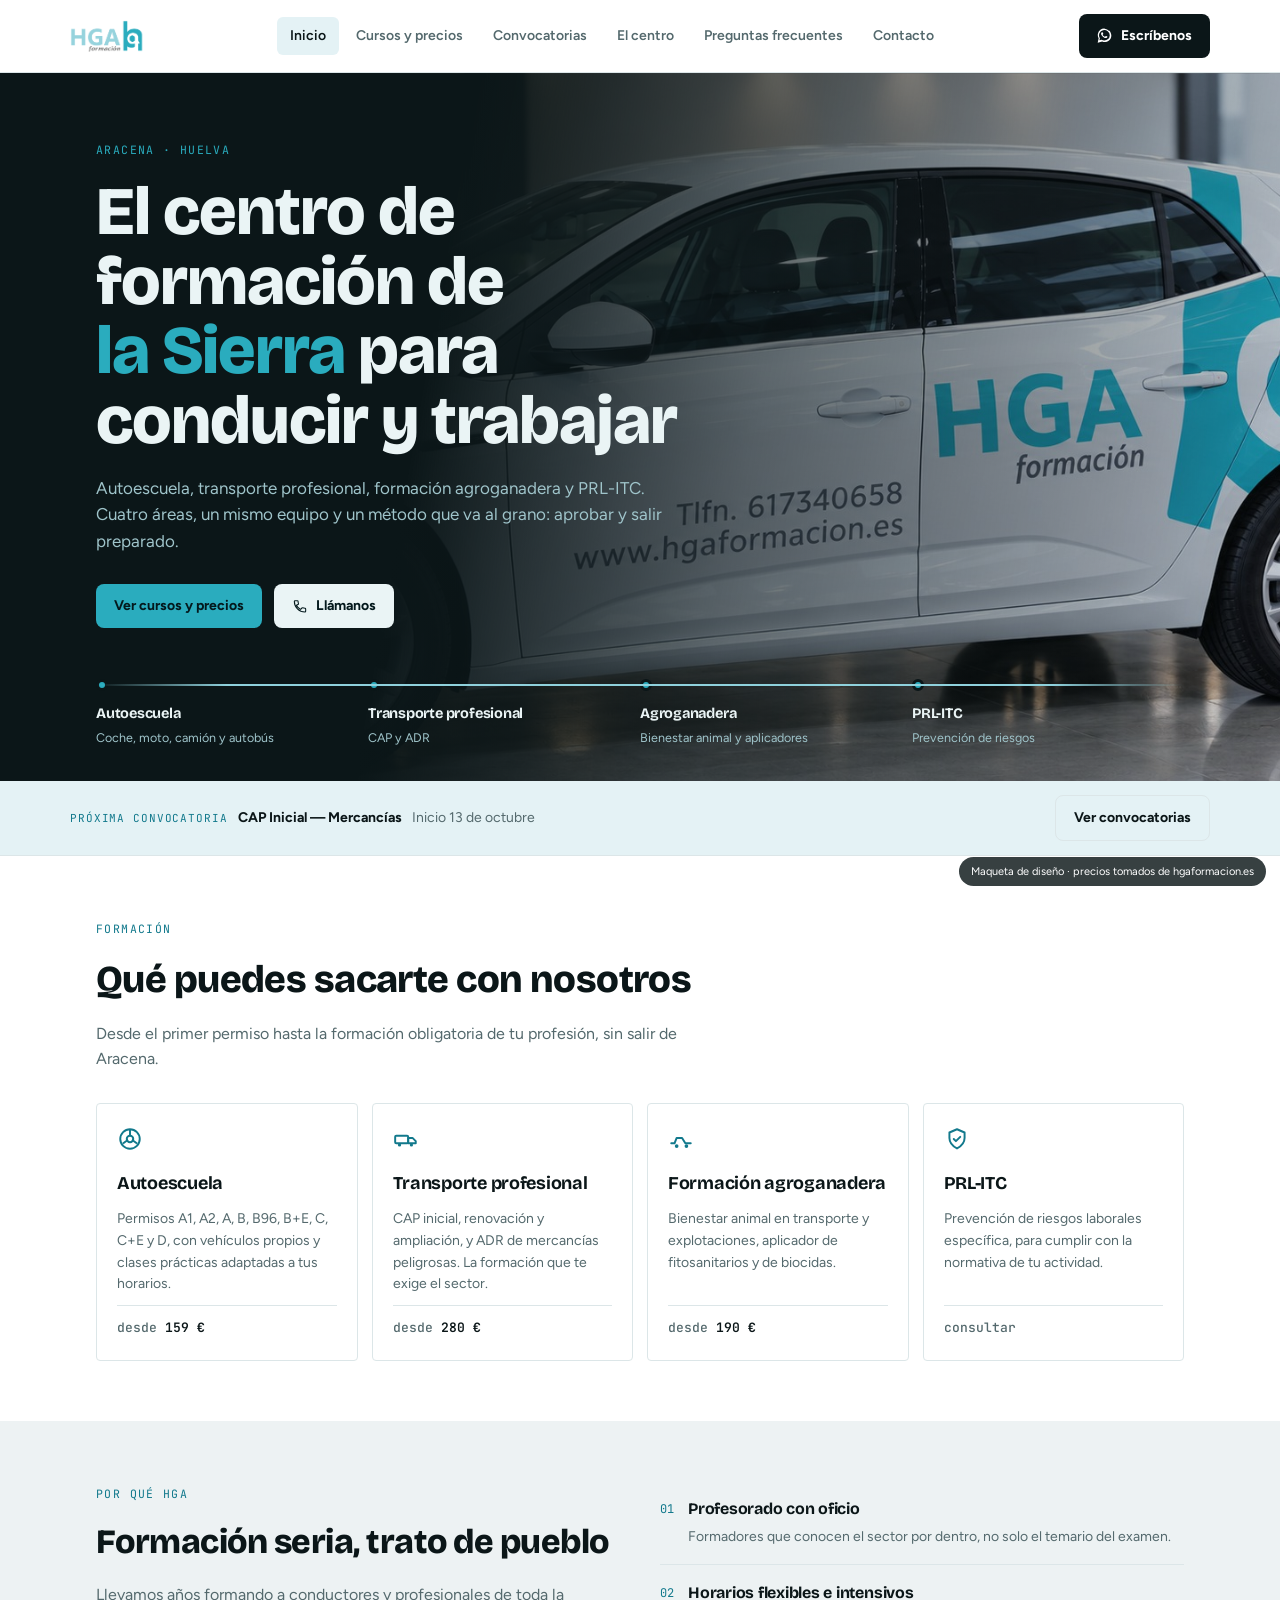
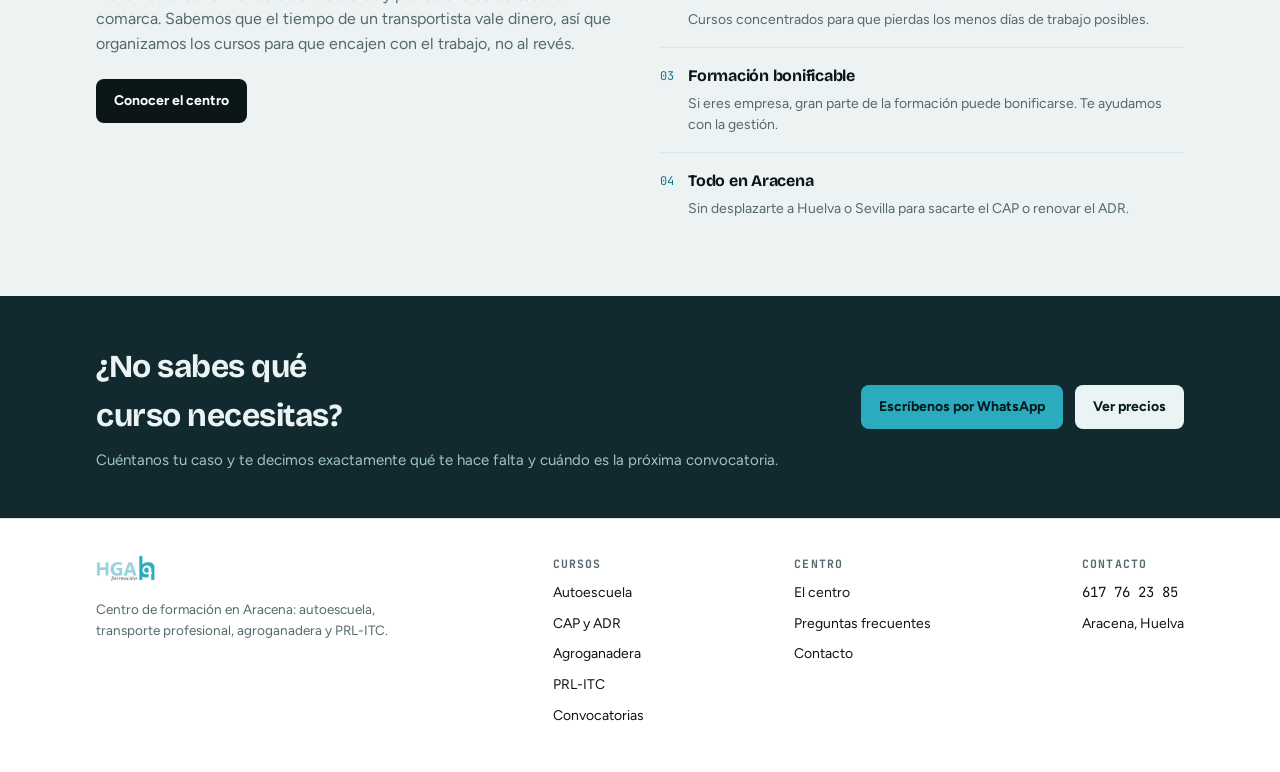
<file: index.html>
<!doctype html>
<html lang="es">
<head>
<meta charset="utf-8">
<meta name="viewport" content="width=device-width, initial-scale=1">
<title>HGA Formación — Autoescuela y formación profesional en Aracena</title>
<meta name="description" content="Autoescuela, CAP, ADR, formación agroganadera y PRL-ITC en Aracena, Sierra de Aracena y Picos de Aroche.">
<link rel="stylesheet" href="assets/style.css">
<link rel="icon" href="assets/favicon.ico" sizes="any">
<link rel="icon" href="assets/favicon-32x32.png" type="image/png" sizes="32x32">
<link rel="icon" href="assets/favicon-16x16.png" type="image/png" sizes="16x16">
<link rel="apple-touch-icon" href="assets/apple-touch-icon.png">
</head>
<body>

<div class="flag">Maqueta de diseño<span class="long"> · precios tomados de hgaformacion.es</span></div>

<nav class="nav">
  <div class="wrap nav-inner">
    <a href="index.html"><img src="assets/logo.png" alt="HGA Formación"></a>
    <div class="nav-links" id="navLinks">
      <a href="index.html" data-nav="inicio" class="active">Inicio</a>
      <a href="cursos.html" data-nav="cursos">Cursos y precios</a>
      <a href="convocatorias.html" data-nav="convocatorias">Convocatorias</a>
      <a href="el-centro.html" data-nav="centro">El centro</a>
      <a href="preguntas-frecuentes.html" data-nav="faq">Preguntas frecuentes</a>
      <a href="contacto.html" data-nav="contacto">Contacto</a>
    </div>
    <div class="nav-actions">
      <a class="btn btn-dark" href="https://wa.me/34617762385?text=Hola%2C%20estaba%20viendo%20la%20web%20de%20HGA%20Formaci%C3%B3n%20y%20necesito%20m%C3%A1s%20informaci%C3%B3n." target="_blank" rel="noopener"><svg width="16" height="16" viewBox="5 5 24 24" fill="none"><path d="M22.9 9.1a9.6 9.6 0 0 0-15.4 11.3L6 27l6.8-1.8a9.6 9.6 0 0 0 13.7-8.6c0-2.6-1-5-2.6-7.5Zm-6.9 14.7a8 8 0 0 1-4.1-1.1l-.3-.2-3 .8.8-2.9-.2-.3a8 8 0 1 1 14.9-4 8 8 0 0 1-8.1 7.7Zm4.4-6c-.2-.1-1.4-.7-1.7-.8-.2-.1-.4-.1-.6.1-.2.2-.6.8-.8 1-.1.2-.3.2-.5.1-.2-.1-1-.4-1.9-1.2-.7-.6-1.2-1.4-1.3-1.6-.1-.2 0-.4.1-.5l.4-.4.3-.4c.1-.1.1-.3 0-.4-.1-.1-.6-1.4-.8-1.9-.2-.5-.4-.4-.6-.4h-.5c-.2 0-.4.1-.6.3-.2.2-.8.8-.8 1.9 0 1.1.8 2.2.9 2.4.1.2 1.6 2.5 4 3.5.6.2 1 .4 1.3.5.6.2 1.1.1 1.5-.1.5-.2 1.4-.6 1.6-1.1.2-.5.2-1 .1-1.1-.1-.1-.2-.1-.4-.2Z" fill="#fff"/></svg>Escríbenos</a>
      <button class="nav-toggle" id="navToggle" aria-label="Abrir menú" aria-expanded="false" aria-controls="navLinks">
        <span></span><span></span><span></span>
      </button>
    </div>
  </div>
</nav>

<main>
<div class="hero">
    <div class="wrap">
      <span class="eyebrow">Aracena · Huelva</span>
      <h1>El centro de formación de <em>la Sierra</em> para conducir y trabajar</h1>
      <p class="sub">Autoescuela, transporte profesional, formación agroganadera y PRL-ITC. Cuatro áreas, un mismo equipo y un método que va al grano: aprobar y salir preparado.</p>
      <div class="ctas">
        <a class="btn btn-teal" href="cursos.html">Ver cursos y precios</a>
        <a class="btn btn-light" href="tel:+34617762385"><svg width="16" height="16" viewBox="0 0 24 24" fill="none"><path d="M6.6 10.8c1.4 2.7 3.6 4.9 6.3 6.3l2.1-2.1c.3-.3.7-.4 1-.2 1.1.4 2.3.6 3.5.6.6 0 1 .4 1 1V20c0 .6-.4 1-1 1-9 0-16-7-16-16 0-.6.4-1 1-1h3.6c.6 0 1 .4 1 1 0 1.2.2 2.4.6 3.5.1.3 0 .7-.2 1L6.6 10.8Z" stroke="currentColor" stroke-width="1.6" stroke-linejoin="round"/></svg>Llámanos</a>
      </div>
      <div class="route">
        <div class="route-line"></div>
        <div class="route-stops">
          <div class="route-stop"><div class="dot"></div><h4>Autoescuela</h4><p>Coche, moto, camión y autobús</p></div>
          <div class="route-stop"><div class="dot"></div><h4>Transporte profesional</h4><p>CAP y ADR</p></div>
          <div class="route-stop"><div class="dot"></div><h4>Agroganadera</h4><p>Bienestar animal y aplicadores</p></div>
          <div class="route-stop"><div class="dot"></div><h4>PRL-ITC</h4><p>Prevención de riesgos</p></div>
        </div>
      </div>
    </div>
  </div>

  <div class="convo-banner">
    <div class="wrap convo-banner-inner">
      <div class="convo-banner-text">
        <span class="k">Próxima convocatoria</span>
        <strong>CAP Inicial — Mercancías</strong>
        <span class="muted">Inicio 13 de octubre</span>
      </div>
      <a class="btn btn-line" href="convocatorias.html">Ver convocatorias</a>
    </div>
  </div>

  <section>
    <div class="wrap">
      <div class="head">
        <span class="label">Formación</span>
        <h2>Qué puedes sacarte con nosotros</h2>
        <p>Desde el primer permiso hasta la formación obligatoria de tu profesión, sin salir de Aracena.</p>
      </div>
      <div class="grid-4">
        <a class="tile" href="cursos.html">
          <div class="ico"><svg width="26" height="26" viewBox="0 0 24 24" fill="none"><circle cx="12" cy="12" r="9" stroke="currentColor" stroke-width="1.8"/><circle cx="12" cy="12" r="3" stroke="currentColor" stroke-width="1.8"/><path d="M12 3v6M5.5 16.2l4.7-3.6M18.5 16.2l-4.7-3.6" stroke="currentColor" stroke-width="1.8"/></svg></div>
          <h3>Autoescuela</h3>
          <p>Permisos A1, A2, A, B, B96, B+E, C, C+E y D, con vehículos propios y clases prácticas adaptadas a tus horarios.</p>
          <div class="from"><span>desde</span> 159 €</div>
        </a>
        <a class="tile" href="cursos.html">
          <div class="ico"><svg width="26" height="26" viewBox="0 0 24 24" fill="none"><rect x="2" y="9" width="12" height="7" rx="1" stroke="currentColor" stroke-width="1.8"/><path d="M14 11h4l3 3v2h-7v-5z" stroke="currentColor" stroke-width="1.8" stroke-linejoin="round"/><circle cx="6" cy="17.5" r="1.5" fill="currentColor"/><circle cx="17" cy="17.5" r="1.5" fill="currentColor"/></svg></div>
          <h3>Transporte profesional</h3>
          <p>CAP inicial, renovación y ampliación, y ADR de mercancías peligrosas. La formación que te exige el sector.</p>
          <div class="from"><span>desde</span> 280 €</div>
        </a>
        <a class="tile" href="cursos.html">
          <div class="ico"><svg width="26" height="26" viewBox="0 0 24 24" fill="none"><path d="M3 16h3l2-5h5l3 5h5" stroke="currentColor" stroke-width="1.8" stroke-linecap="round" stroke-linejoin="round"/><circle cx="8" cy="18.5" r="1.7" fill="currentColor"/><circle cx="17" cy="18.5" r="1.7" fill="currentColor"/></svg></div>
          <h3>Formación agroganadera</h3>
          <p>Bienestar animal en transporte y explotaciones, aplicador de fitosanitarios y de biocidas.</p>
          <div class="from"><span>desde</span> 190 €</div>
        </a>
        <a class="tile" href="cursos.html">
          <div class="ico"><svg width="26" height="26" viewBox="0 0 24 24" fill="none"><path d="M12 3l7 3v5c0 5-3.2 7.6-7 9.7C8.2 18.6 5 16 5 11V6l7-3z" stroke="currentColor" stroke-width="1.8" stroke-linejoin="round"/><path d="M9 12l2 2 4-4" stroke="currentColor" stroke-width="1.8" stroke-linecap="round" stroke-linejoin="round"/></svg></div>
          <h3>PRL-ITC</h3>
          <p>Prevención de riesgos laborales específica, para cumplir con la normativa de tu actividad.</p>
          <div class="from"><span>consultar</span></div>
        </a>
      </div>
    </div>
  </section>

  <section class="mist">
    <div class="wrap grid-2">
      <div>
        <span class="label">Por qué HGA</span>
        <h2 style="font-size:clamp(24px,3.2vw,34px); font-weight:800; margin-top:10px;">Formación seria, trato de pueblo</h2>
        <p style="margin-top:14px; color:var(--ink-soft); font-size:16px;">Llevamos años formando a conductores y profesionales de toda la comarca. Sabemos que el tiempo de un transportista vale dinero, así que organizamos los cursos para que encajen con el trabajo, no al revés.</p>
        <div style="margin-top:22px;">
          <a class="btn btn-dark" href="el-centro.html">Conocer el centro</a>
        </div>
      </div>
      <div>
        <div class="feature"><span class="k">01</span><div><h4>Profesorado con oficio</h4><p>Formadores que conocen el sector por dentro, no solo el temario del examen.</p></div></div>
        <div class="feature"><span class="k">02</span><div><h4>Horarios flexibles e intensivos</h4><p>Cursos concentrados para que pierdas los menos días de trabajo posibles.</p></div></div>
        <div class="feature"><span class="k">03</span><div><h4>Formación bonificable</h4><p>Si eres empresa, gran parte de la formación puede bonificarse. Te ayudamos con la gestión.</p></div></div>
        <div class="feature"><span class="k">04</span><div><h4>Todo en Aracena</h4><p>Sin desplazarte a Huelva o Sevilla para sacarte el CAP o renovar el ADR.</p></div></div>
      </div>
    </div>
  </section>

  <div class="band">
    <div class="wrap band-inner">
      <div>
        <h2>¿No sabes qué curso necesitas?</h2>
        <p>Cuéntanos tu caso y te decimos exactamente qué te hace falta y cuándo es la próxima convocatoria.</p>
      </div>
      <div style="display:flex; gap:12px; flex-wrap:wrap;">
        <a class="btn btn-teal" href="https://wa.me/34617762385?text=Hola%2C%20estaba%20viendo%20la%20web%20de%20HGA%20Formaci%C3%B3n%20y%20necesito%20m%C3%A1s%20informaci%C3%B3n." target="_blank" rel="noopener">Escríbenos por WhatsApp</a>
        <a class="btn btn-light" href="cursos.html">Ver precios</a>
      </div>
    </div>
  </div>
</main>

<footer>
  <div class="wrap foot">
    <div>
      <img src="assets/logo.png" alt="HGA Formación">
      <p>Centro de formación en Aracena: autoescuela, transporte profesional, agroganadera y PRL-ITC.</p>
    </div>
    <div>
      <h4>Cursos</h4>
      <a href="cursos.html">Autoescuela</a>
      <a href="cursos.html">CAP y ADR</a>
      <a href="cursos.html">Agroganadera</a>
      <a href="cursos.html">PRL-ITC</a>
      <a href="convocatorias.html">Convocatorias</a>
    </div>
    <div>
      <h4>Centro</h4>
      <a href="el-centro.html">El centro</a>
      <a href="preguntas-frecuentes.html">Preguntas frecuentes</a>
      <a href="contacto.html">Contacto</a>
    </div>
    <div>
      <h4>Contacto</h4>
      <a href="contacto.html" class="num">617 76 23 85</a>
      <a href="contacto.html">Aracena, Huelva</a>
    </div>
  </div>
</footer>

<script>
(function(){
  var toggle = document.getElementById('navToggle');
  var links = document.getElementById('navLinks');
  if(!toggle || !links) return;
  function close(){
    links.classList.remove('is-open');
    toggle.classList.remove('is-active');
    toggle.setAttribute('aria-expanded','false');
  }
  toggle.addEventListener('click', function(e){
    e.stopPropagation();
    var open = links.classList.toggle('is-open');
    toggle.classList.toggle('is-active', open);
    toggle.setAttribute('aria-expanded', open ? 'true' : 'false');
  });
  links.querySelectorAll('a').forEach(function(a){ a.addEventListener('click', close); });
  document.addEventListener('click', function(e){
    if(!links.contains(e.target) && !toggle.contains(e.target)) close();
  });
})();
</script>
</body>
</html>
</file>
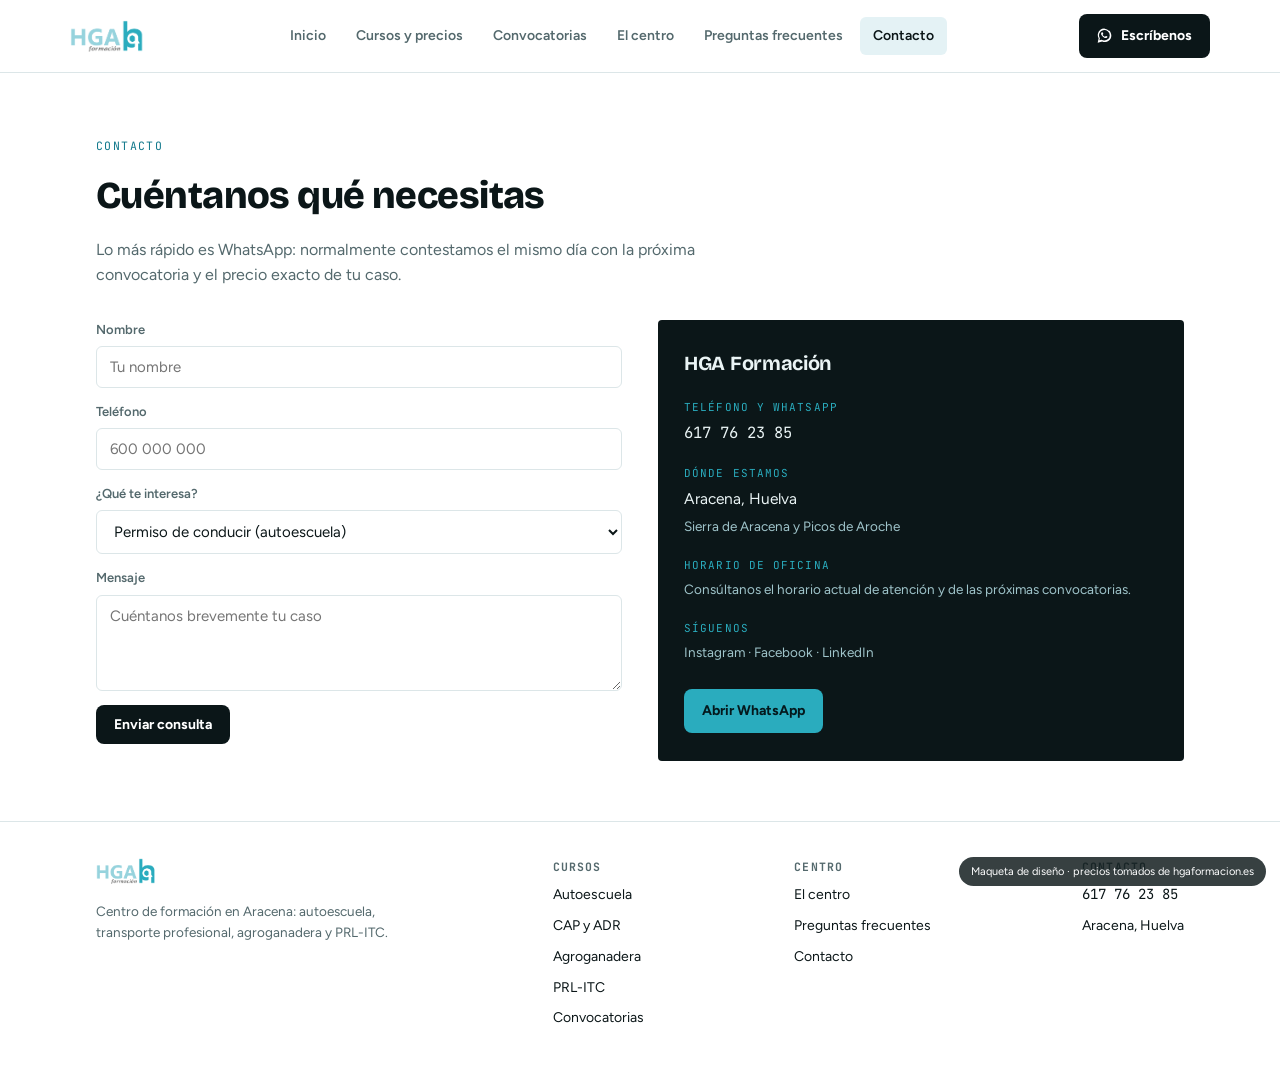
<file: contacto.html>
<!doctype html>
<html lang="es">
<head>
<meta charset="utf-8">
<meta name="viewport" content="width=device-width, initial-scale=1">
<title>Contacto — HGA Formación</title>
<meta name="description" content="Teléfono, WhatsApp y formulario de contacto de HGA Formación en Aracena, Huelva.">
<link rel="stylesheet" href="assets/style.css">
<link rel="icon" href="assets/favicon.ico" sizes="any">
<link rel="icon" href="assets/favicon-32x32.png" type="image/png" sizes="32x32">
<link rel="icon" href="assets/favicon-16x16.png" type="image/png" sizes="16x16">
<link rel="apple-touch-icon" href="assets/apple-touch-icon.png">
</head>
<body>

<div class="flag">Maqueta de diseño<span class="long"> · precios tomados de hgaformacion.es</span></div>

<nav class="nav">
  <div class="wrap nav-inner">
    <a href="index.html"><img src="assets/logo.png" alt="HGA Formación"></a>
    <div class="nav-links" id="navLinks">
      <a href="index.html" data-nav="inicio">Inicio</a>
      <a href="cursos.html" data-nav="cursos">Cursos y precios</a>
      <a href="convocatorias.html" data-nav="convocatorias">Convocatorias</a>
      <a href="el-centro.html" data-nav="centro">El centro</a>
      <a href="preguntas-frecuentes.html" data-nav="faq">Preguntas frecuentes</a>
      <a href="contacto.html" data-nav="contacto" class="active">Contacto</a>
    </div>
    <div class="nav-actions">
      <a class="btn btn-dark" href="https://wa.me/34617762385?text=Hola%2C%20estaba%20viendo%20la%20web%20de%20HGA%20Formaci%C3%B3n%20y%20necesito%20m%C3%A1s%20informaci%C3%B3n." target="_blank" rel="noopener"><svg width="16" height="16" viewBox="5 5 24 24" fill="none"><path d="M22.9 9.1a9.6 9.6 0 0 0-15.4 11.3L6 27l6.8-1.8a9.6 9.6 0 0 0 13.7-8.6c0-2.6-1-5-2.6-7.5Zm-6.9 14.7a8 8 0 0 1-4.1-1.1l-.3-.2-3 .8.8-2.9-.2-.3a8 8 0 1 1 14.9-4 8 8 0 0 1-8.1 7.7Zm4.4-6c-.2-.1-1.4-.7-1.7-.8-.2-.1-.4-.1-.6.1-.2.2-.6.8-.8 1-.1.2-.3.2-.5.1-.2-.1-1-.4-1.9-1.2-.7-.6-1.2-1.4-1.3-1.6-.1-.2 0-.4.1-.5l.4-.4.3-.4c.1-.1.1-.3 0-.4-.1-.1-.6-1.4-.8-1.9-.2-.5-.4-.4-.6-.4h-.5c-.2 0-.4.1-.6.3-.2.2-.8.8-.8 1.9 0 1.1.8 2.2.9 2.4.1.2 1.6 2.5 4 3.5.6.2 1 .4 1.3.5.6.2 1.1.1 1.5-.1.5-.2 1.4-.6 1.6-1.1.2-.5.2-1 .1-1.1-.1-.1-.2-.1-.4-.2Z" fill="#fff"/></svg>Escríbenos</a>
      <button class="nav-toggle" id="navToggle" aria-label="Abrir menú" aria-expanded="false" aria-controls="navLinks">
        <span></span><span></span><span></span>
      </button>
    </div>
  </div>
</nav>

<main>
<section>
    <div class="wrap">
      <div class="head">
        <span class="label">Contacto</span>
        <h2>Cuéntanos qué necesitas</h2>
        <p>Lo más rápido es WhatsApp: normalmente contestamos el mismo día con la próxima convocatoria y el precio exacto de tu caso.</p>
      </div>
      <div class="contact-grid">
        <form onsubmit="event.preventDefault(); this.querySelector('.sent').hidden=false;">
          <div class="field"><label for="n">Nombre</label><input id="n" type="text" placeholder="Tu nombre" required></div>
          <div class="field"><label for="t">Teléfono</label><input id="t" type="tel" placeholder="600 000 000" required></div>
          <div class="field"><label for="c">¿Qué te interesa?</label>
            <select id="c">
              <option>Permiso de conducir (autoescuela)</option>
              <option>CAP inicial o renovación</option>
              <option>ADR</option>
              <option>Formación agroganadera</option>
              <option>PRL-ITC / formación de empresa</option>
              <option>Otra cosa</option>
            </select>
          </div>
          <div class="field"><label for="m">Mensaje</label><textarea id="m" rows="4" placeholder="Cuéntanos brevemente tu caso"></textarea></div>
          <button class="btn btn-dark" type="submit">Enviar consulta</button>
          <p class="sent" hidden style="margin-top:12px; font-size:14px; color:var(--teal);">Formulario de ejemplo — en la web real, esta consulta llegaría al correo del centro.</p>
        </form>
        <div class="info-card">
          <h3>HGA Formación</h3>
          <div class="info-item"><div class="k">Teléfono y WhatsApp</div><p class="num">617 76 23 85</p></div>
          <div class="info-item"><div class="k">Dónde estamos</div><p>Aracena, Huelva</p><p class="small">Sierra de Aracena y Picos de Aroche</p></div>
          <div class="info-item"><div class="k">Horario de oficina</div><p class="small">Consúltanos el horario actual de atención y de las próximas convocatorias.</p></div>
          <div class="info-item"><div class="k">Síguenos</div><p class="small">Instagram · Facebook · LinkedIn</p></div>
          <div style="margin-top:26px;"><a class="btn btn-teal" href="https://wa.me/34617762385?text=Hola%2C%20estaba%20viendo%20la%20web%20de%20HGA%20Formaci%C3%B3n%20y%20necesito%20m%C3%A1s%20informaci%C3%B3n." target="_blank" rel="noopener">Abrir WhatsApp</a></div>
        </div>
      </div>
    </div>
  </section>
</main>

<footer>
  <div class="wrap foot">
    <div>
      <img src="assets/logo.png" alt="HGA Formación">
      <p>Centro de formación en Aracena: autoescuela, transporte profesional, agroganadera y PRL-ITC.</p>
    </div>
    <div>
      <h4>Cursos</h4>
      <a href="cursos.html">Autoescuela</a>
      <a href="cursos.html">CAP y ADR</a>
      <a href="cursos.html">Agroganadera</a>
      <a href="cursos.html">PRL-ITC</a>
      <a href="convocatorias.html">Convocatorias</a>
    </div>
    <div>
      <h4>Centro</h4>
      <a href="el-centro.html">El centro</a>
      <a href="preguntas-frecuentes.html">Preguntas frecuentes</a>
      <a href="contacto.html">Contacto</a>
    </div>
    <div>
      <h4>Contacto</h4>
      <a href="contacto.html" class="num">617 76 23 85</a>
      <a href="contacto.html">Aracena, Huelva</a>
    </div>
  </div>
</footer>

<script>
(function(){
  var toggle = document.getElementById('navToggle');
  var links = document.getElementById('navLinks');
  if(!toggle || !links) return;
  function close(){
    links.classList.remove('is-open');
    toggle.classList.remove('is-active');
    toggle.setAttribute('aria-expanded','false');
  }
  toggle.addEventListener('click', function(e){
    e.stopPropagation();
    var open = links.classList.toggle('is-open');
    toggle.classList.toggle('is-active', open);
    toggle.setAttribute('aria-expanded', open ? 'true' : 'false');
  });
  links.querySelectorAll('a').forEach(function(a){ a.addEventListener('click', close); });
  document.addEventListener('click', function(e){
    if(!links.contains(e.target) && !toggle.contains(e.target)) close();
  });
})();
</script>
</body>
</html>
</file>
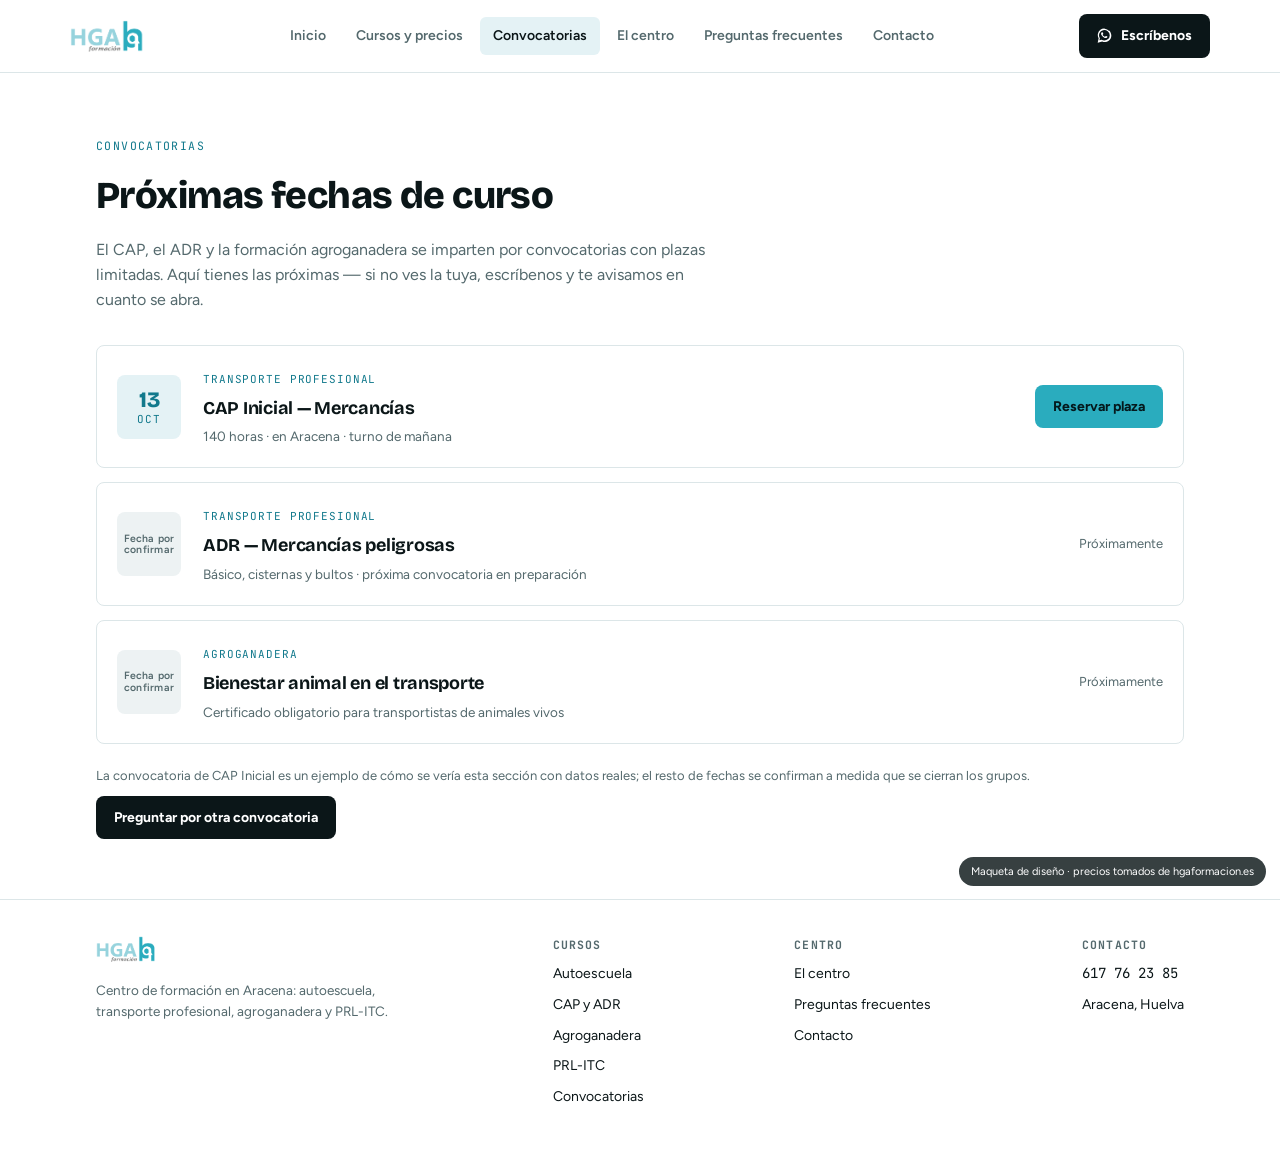
<file: convocatorias.html>
<!doctype html>
<html lang="es">
<head>
<meta charset="utf-8">
<meta name="viewport" content="width=device-width, initial-scale=1">
<title>Convocatorias — HGA Formación</title>
<meta name="description" content="Próximas convocatorias de CAP, ADR y formación agroganadera en HGA Formación (Aracena).">
<link rel="stylesheet" href="assets/style.css">
<link rel="icon" href="assets/favicon.ico" sizes="any">
<link rel="icon" href="assets/favicon-32x32.png" type="image/png" sizes="32x32">
<link rel="icon" href="assets/favicon-16x16.png" type="image/png" sizes="16x16">
<link rel="apple-touch-icon" href="assets/apple-touch-icon.png">
</head>
<body>

<div class="flag">Maqueta de diseño<span class="long"> · precios tomados de hgaformacion.es</span></div>

<nav class="nav">
  <div class="wrap nav-inner">
    <a href="index.html"><img src="assets/logo.png" alt="HGA Formación"></a>
    <div class="nav-links" id="navLinks">
      <a href="index.html" data-nav="inicio">Inicio</a>
      <a href="cursos.html" data-nav="cursos">Cursos y precios</a>
      <a href="convocatorias.html" data-nav="convocatorias" class="active">Convocatorias</a>
      <a href="el-centro.html" data-nav="centro">El centro</a>
      <a href="preguntas-frecuentes.html" data-nav="faq">Preguntas frecuentes</a>
      <a href="contacto.html" data-nav="contacto">Contacto</a>
    </div>
    <div class="nav-actions">
      <a class="btn btn-dark" href="https://wa.me/34617762385?text=Hola%2C%20estaba%20viendo%20la%20web%20de%20HGA%20Formaci%C3%B3n%20y%20necesito%20m%C3%A1s%20informaci%C3%B3n." target="_blank" rel="noopener"><svg width="16" height="16" viewBox="5 5 24 24" fill="none"><path d="M22.9 9.1a9.6 9.6 0 0 0-15.4 11.3L6 27l6.8-1.8a9.6 9.6 0 0 0 13.7-8.6c0-2.6-1-5-2.6-7.5Zm-6.9 14.7a8 8 0 0 1-4.1-1.1l-.3-.2-3 .8.8-2.9-.2-.3a8 8 0 1 1 14.9-4 8 8 0 0 1-8.1 7.7Zm4.4-6c-.2-.1-1.4-.7-1.7-.8-.2-.1-.4-.1-.6.1-.2.2-.6.8-.8 1-.1.2-.3.2-.5.1-.2-.1-1-.4-1.9-1.2-.7-.6-1.2-1.4-1.3-1.6-.1-.2 0-.4.1-.5l.4-.4.3-.4c.1-.1.1-.3 0-.4-.1-.1-.6-1.4-.8-1.9-.2-.5-.4-.4-.6-.4h-.5c-.2 0-.4.1-.6.3-.2.2-.8.8-.8 1.9 0 1.1.8 2.2.9 2.4.1.2 1.6 2.5 4 3.5.6.2 1 .4 1.3.5.6.2 1.1.1 1.5-.1.5-.2 1.4-.6 1.6-1.1.2-.5.2-1 .1-1.1-.1-.1-.2-.1-.4-.2Z" fill="#fff"/></svg>Escríbenos</a>
      <button class="nav-toggle" id="navToggle" aria-label="Abrir menú" aria-expanded="false" aria-controls="navLinks">
        <span></span><span></span><span></span>
      </button>
    </div>
  </div>
</nav>

<main>
<section>
    <div class="wrap">
      <div class="head">
        <span class="label">Convocatorias</span>
        <h2>Próximas fechas de curso</h2>
        <p>El CAP, el ADR y la formación agroganadera se imparten por convocatorias con plazas limitadas. Aquí tienes las próximas — si no ves la tuya, escríbenos y te avisamos en cuanto se abra.</p>
      </div>

      <div class="convo-list">
        <div class="convo-card">
          <div class="convo-date"><span class="day">13</span><span class="month">OCT</span></div>
          <div class="convo-info">
            <span class="tag">Transporte profesional</span>
            <h3>CAP Inicial — Mercancías</h3>
            <p>140 horas · en Aracena · turno de mañana</p>
          </div>
          <div class="convo-meta">
            <a class="btn btn-teal" href="https://wa.me/34617762385?text=Hola%2C%20quiero%20reservar%20plaza%20en%20la%20convocatoria%20de%20CAP%20Inicial%20de%20Mercanc%C3%ADas%20del%2013%20de%20octubre." target="_blank" rel="noopener">Reservar plaza</a>
          </div>
        </div>

        <div class="convo-card">
          <div class="convo-date tbd">Fecha por confirmar</div>
          <div class="convo-info">
            <span class="tag">Transporte profesional</span>
            <h3>ADR — Mercancías peligrosas</h3>
            <p>Básico, cisternas y bultos · próxima convocatoria en preparación</p>
          </div>
          <div class="convo-meta">
            <span class="seats">Próximamente</span>
          </div>
        </div>

        <div class="convo-card">
          <div class="convo-date tbd">Fecha por confirmar</div>
          <div class="convo-info">
            <span class="tag">Agroganadera</span>
            <h3>Bienestar animal en el transporte</h3>
            <p>Certificado obligatorio para transportistas de animales vivos</p>
          </div>
          <div class="convo-meta">
            <span class="seats">Próximamente</span>
          </div>
        </div>
      </div>

      <p class="note" style="margin-top:22px;">La convocatoria de CAP Inicial es un ejemplo de cómo se vería esta sección con datos reales; el resto de fechas se confirman a medida que se cierran los grupos.</p>

      <div style="margin-top:10px;"><a class="btn btn-dark" href="contacto.html">Preguntar por otra convocatoria</a></div>
    </div>
  </section>
</main>

<footer>
  <div class="wrap foot">
    <div>
      <img src="assets/logo.png" alt="HGA Formación">
      <p>Centro de formación en Aracena: autoescuela, transporte profesional, agroganadera y PRL-ITC.</p>
    </div>
    <div>
      <h4>Cursos</h4>
      <a href="cursos.html">Autoescuela</a>
      <a href="cursos.html">CAP y ADR</a>
      <a href="cursos.html">Agroganadera</a>
      <a href="cursos.html">PRL-ITC</a>
      <a href="convocatorias.html">Convocatorias</a>
    </div>
    <div>
      <h4>Centro</h4>
      <a href="el-centro.html">El centro</a>
      <a href="preguntas-frecuentes.html">Preguntas frecuentes</a>
      <a href="contacto.html">Contacto</a>
    </div>
    <div>
      <h4>Contacto</h4>
      <a href="contacto.html" class="num">617 76 23 85</a>
      <a href="contacto.html">Aracena, Huelva</a>
    </div>
  </div>
</footer>

<script>
(function(){
  var toggle = document.getElementById('navToggle');
  var links = document.getElementById('navLinks');
  if(!toggle || !links) return;
  function close(){
    links.classList.remove('is-open');
    toggle.classList.remove('is-active');
    toggle.setAttribute('aria-expanded','false');
  }
  toggle.addEventListener('click', function(e){
    e.stopPropagation();
    var open = links.classList.toggle('is-open');
    toggle.classList.toggle('is-active', open);
    toggle.setAttribute('aria-expanded', open ? 'true' : 'false');
  });
  links.querySelectorAll('a').forEach(function(a){ a.addEventListener('click', close); });
  document.addEventListener('click', function(e){
    if(!links.contains(e.target) && !toggle.contains(e.target)) close();
  });
})();
</script>
</body>
</html>
</file>
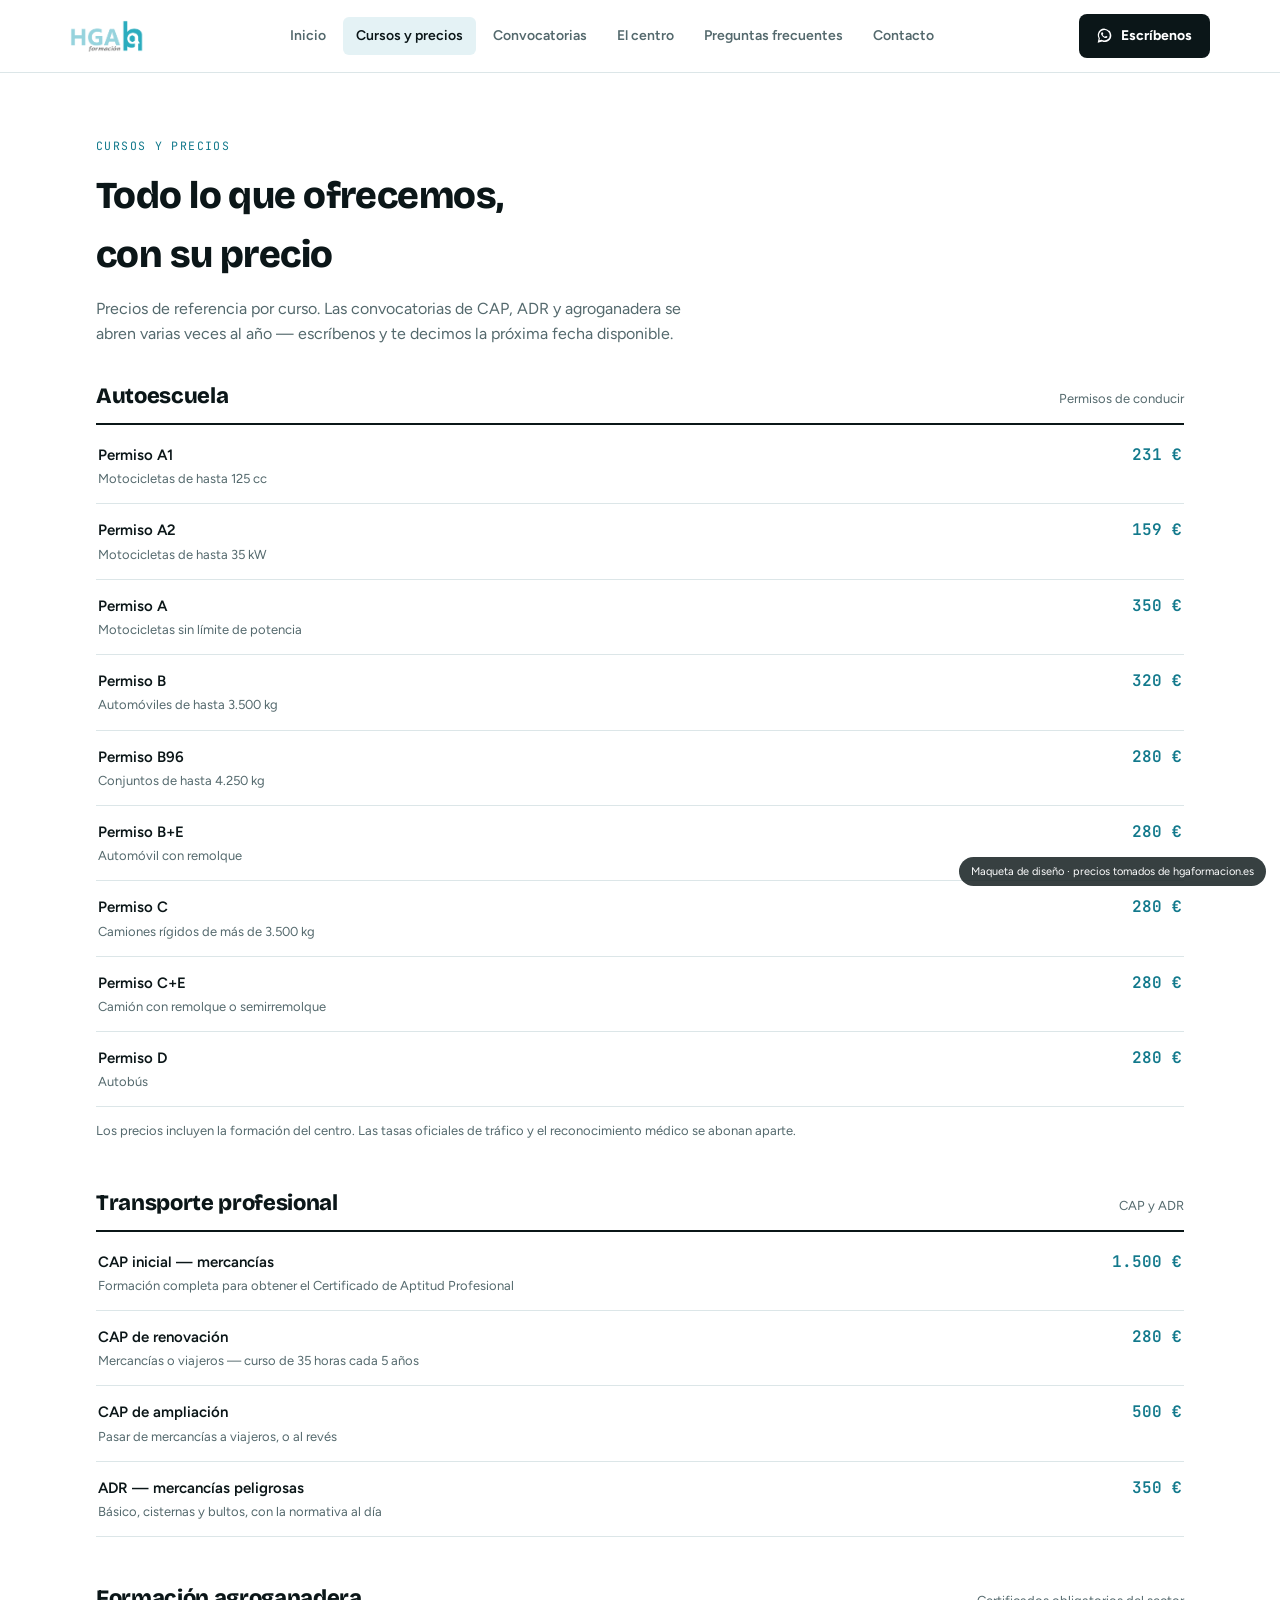
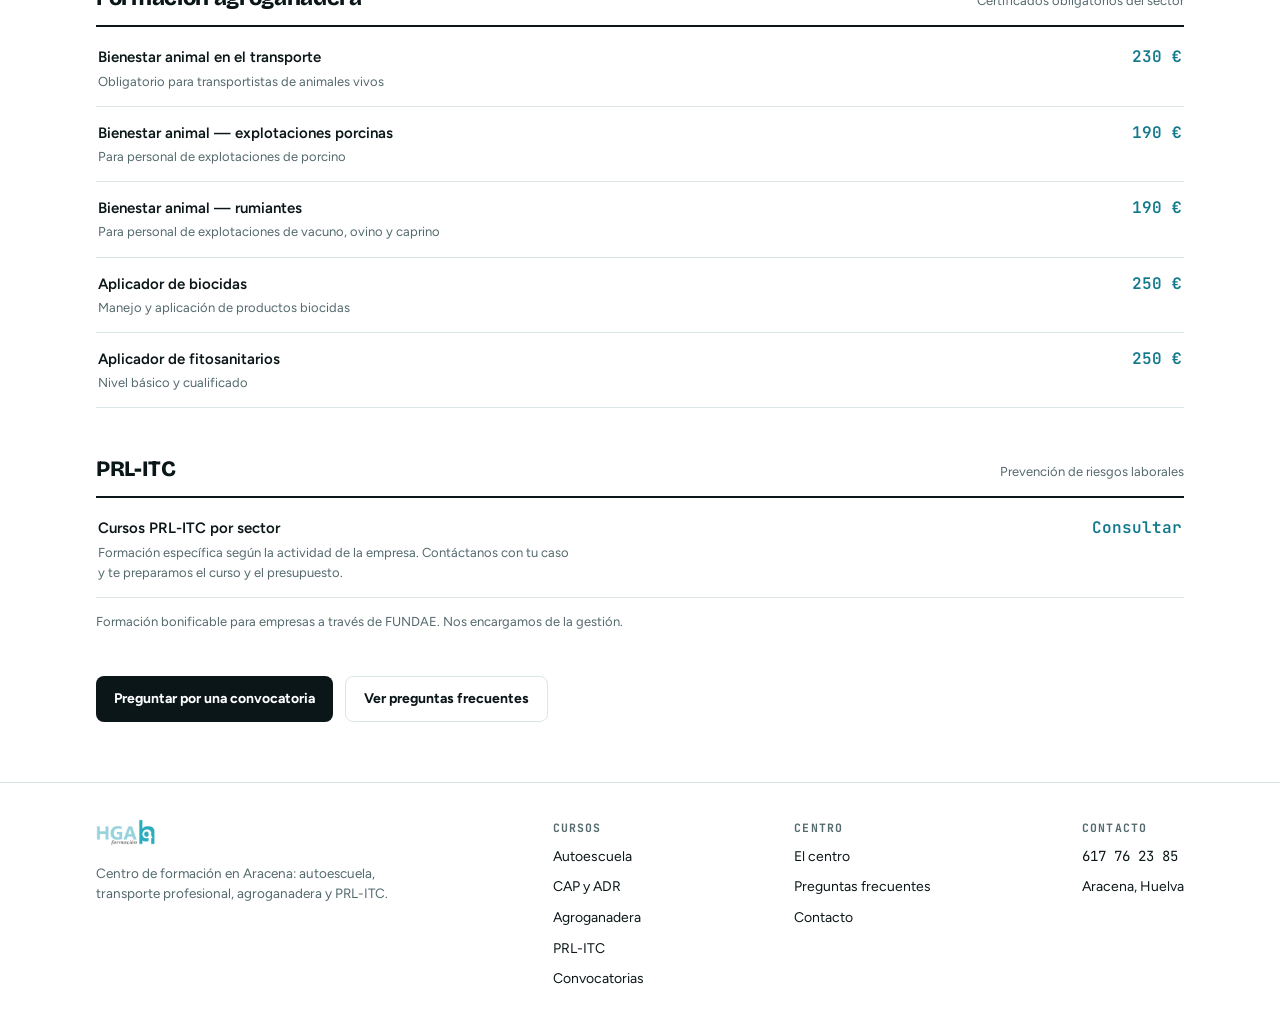
<file: cursos.html>
<!doctype html>
<html lang="es">
<head>
<meta charset="utf-8">
<meta name="viewport" content="width=device-width, initial-scale=1">
<title>Cursos y precios — HGA Formación</title>
<meta name="description" content="Precios de permisos de conducir, CAP, ADR, formación agroganadera y PRL-ITC en HGA Formación (Aracena).">
<link rel="stylesheet" href="assets/style.css">
<link rel="icon" href="assets/favicon.ico" sizes="any">
<link rel="icon" href="assets/favicon-32x32.png" type="image/png" sizes="32x32">
<link rel="icon" href="assets/favicon-16x16.png" type="image/png" sizes="16x16">
<link rel="apple-touch-icon" href="assets/apple-touch-icon.png">
</head>
<body>

<div class="flag">Maqueta de diseño<span class="long"> · precios tomados de hgaformacion.es</span></div>

<nav class="nav">
  <div class="wrap nav-inner">
    <a href="index.html"><img src="assets/logo.png" alt="HGA Formación"></a>
    <div class="nav-links" id="navLinks">
      <a href="index.html" data-nav="inicio">Inicio</a>
      <a href="cursos.html" data-nav="cursos" class="active">Cursos y precios</a>
      <a href="convocatorias.html" data-nav="convocatorias">Convocatorias</a>
      <a href="el-centro.html" data-nav="centro">El centro</a>
      <a href="preguntas-frecuentes.html" data-nav="faq">Preguntas frecuentes</a>
      <a href="contacto.html" data-nav="contacto">Contacto</a>
    </div>
    <div class="nav-actions">
      <a class="btn btn-dark" href="https://wa.me/34617762385?text=Hola%2C%20estaba%20viendo%20la%20web%20de%20HGA%20Formaci%C3%B3n%20y%20necesito%20m%C3%A1s%20informaci%C3%B3n." target="_blank" rel="noopener"><svg width="16" height="16" viewBox="5 5 24 24" fill="none"><path d="M22.9 9.1a9.6 9.6 0 0 0-15.4 11.3L6 27l6.8-1.8a9.6 9.6 0 0 0 13.7-8.6c0-2.6-1-5-2.6-7.5Zm-6.9 14.7a8 8 0 0 1-4.1-1.1l-.3-.2-3 .8.8-2.9-.2-.3a8 8 0 1 1 14.9-4 8 8 0 0 1-8.1 7.7Zm4.4-6c-.2-.1-1.4-.7-1.7-.8-.2-.1-.4-.1-.6.1-.2.2-.6.8-.8 1-.1.2-.3.2-.5.1-.2-.1-1-.4-1.9-1.2-.7-.6-1.2-1.4-1.3-1.6-.1-.2 0-.4.1-.5l.4-.4.3-.4c.1-.1.1-.3 0-.4-.1-.1-.6-1.4-.8-1.9-.2-.5-.4-.4-.6-.4h-.5c-.2 0-.4.1-.6.3-.2.2-.8.8-.8 1.9 0 1.1.8 2.2.9 2.4.1.2 1.6 2.5 4 3.5.6.2 1 .4 1.3.5.6.2 1.1.1 1.5-.1.5-.2 1.4-.6 1.6-1.1.2-.5.2-1 .1-1.1-.1-.1-.2-.1-.4-.2Z" fill="#fff"/></svg>Escríbenos</a>
      <button class="nav-toggle" id="navToggle" aria-label="Abrir menú" aria-expanded="false" aria-controls="navLinks">
        <span></span><span></span><span></span>
      </button>
    </div>
  </div>
</nav>

<main>
<section>
    <div class="wrap">
      <div class="head">
        <span class="label">Cursos y precios</span>
        <h2>Todo lo que ofrecemos, con su precio</h2>
        <p>Precios de referencia por curso. Las convocatorias de CAP, ADR y agroganadera se abren varias veces al año — escríbenos y te decimos la próxima fecha disponible.</p>
      </div>

      <div class="price-block">
        <div class="price-head"><h3>Autoescuela</h3><span>Permisos de conducir</span></div>
        <div class="price-row"><div><div class="name">Permiso A1</div><div class="desc">Motocicletas de hasta 125 cc</div></div><div class="val">231 €</div></div>
        <div class="price-row"><div><div class="name">Permiso A2</div><div class="desc">Motocicletas de hasta 35 kW</div></div><div class="val">159 €</div></div>
        <div class="price-row"><div><div class="name">Permiso A</div><div class="desc">Motocicletas sin límite de potencia</div></div><div class="val">350 €</div></div>
        <div class="price-row"><div><div class="name">Permiso B</div><div class="desc">Automóviles de hasta 3.500 kg</div></div><div class="val">320 €</div></div>
        <div class="price-row"><div><div class="name">Permiso B96</div><div class="desc">Conjuntos de hasta 4.250 kg</div></div><div class="val">280 €</div></div>
        <div class="price-row"><div><div class="name">Permiso B+E</div><div class="desc">Automóvil con remolque</div></div><div class="val">280 €</div></div>
        <div class="price-row"><div><div class="name">Permiso C</div><div class="desc">Camiones rígidos de más de 3.500 kg</div></div><div class="val">280 €</div></div>
        <div class="price-row"><div><div class="name">Permiso C+E</div><div class="desc">Camión con remolque o semirremolque</div></div><div class="val">280 €</div></div>
        <div class="price-row"><div><div class="name">Permiso D</div><div class="desc">Autobús</div></div><div class="val">280 €</div></div>
        <p class="note">Los precios incluyen la formación del centro. Las tasas oficiales de tráfico y el reconocimiento médico se abonan aparte.</p>
      </div>

      <div class="price-block">
        <div class="price-head"><h3>Transporte profesional</h3><span>CAP y ADR</span></div>
        <div class="price-row"><div><div class="name">CAP inicial — mercancías</div><div class="desc">Formación completa para obtener el Certificado de Aptitud Profesional</div></div><div class="val">1.500 €</div></div>
        <div class="price-row"><div><div class="name">CAP de renovación</div><div class="desc">Mercancías o viajeros — curso de 35 horas cada 5 años</div></div><div class="val">280 €</div></div>
        <div class="price-row"><div><div class="name">CAP de ampliación</div><div class="desc">Pasar de mercancías a viajeros, o al revés</div></div><div class="val">500 €</div></div>
        <div class="price-row"><div><div class="name">ADR — mercancías peligrosas</div><div class="desc">Básico, cisternas y bultos, con la normativa al día</div></div><div class="val">350 €</div></div>
      </div>

      <div class="price-block">
        <div class="price-head"><h3>Formación agroganadera</h3><span>Certificados obligatorios del sector</span></div>
        <div class="price-row"><div><div class="name">Bienestar animal en el transporte</div><div class="desc">Obligatorio para transportistas de animales vivos</div></div><div class="val">230 €</div></div>
        <div class="price-row"><div><div class="name">Bienestar animal — explotaciones porcinas</div><div class="desc">Para personal de explotaciones de porcino</div></div><div class="val">190 €</div></div>
        <div class="price-row"><div><div class="name">Bienestar animal — rumiantes</div><div class="desc">Para personal de explotaciones de vacuno, ovino y caprino</div></div><div class="val">190 €</div></div>
        <div class="price-row"><div><div class="name">Aplicador de biocidas</div><div class="desc">Manejo y aplicación de productos biocidas</div></div><div class="val">250 €</div></div>
        <div class="price-row"><div><div class="name">Aplicador de fitosanitarios</div><div class="desc">Nivel básico y cualificado</div></div><div class="val">250 €</div></div>
      </div>

      <div class="price-block">
        <div class="price-head"><h3>PRL-ITC</h3><span>Prevención de riesgos laborales</span></div>
        <div class="price-row"><div><div class="name">Cursos PRL-ITC por sector</div><div class="desc">Formación específica según la actividad de la empresa. Contáctanos con tu caso y te preparamos el curso y el presupuesto.</div></div><div class="val">Consultar</div></div>
        <p class="note">Formación bonificable para empresas a través de FUNDAE. Nos encargamos de la gestión.</p>
      </div>

      <div style="display:flex; gap:12px; flex-wrap:wrap; margin-top:10px;">
        <a class="btn btn-dark" href="contacto.html">Preguntar por una convocatoria</a>
        <a class="btn btn-line" href="preguntas-frecuentes.html">Ver preguntas frecuentes</a>
      </div>
    </div>
  </section>
</main>

<footer>
  <div class="wrap foot">
    <div>
      <img src="assets/logo.png" alt="HGA Formación">
      <p>Centro de formación en Aracena: autoescuela, transporte profesional, agroganadera y PRL-ITC.</p>
    </div>
    <div>
      <h4>Cursos</h4>
      <a href="cursos.html">Autoescuela</a>
      <a href="cursos.html">CAP y ADR</a>
      <a href="cursos.html">Agroganadera</a>
      <a href="cursos.html">PRL-ITC</a>
      <a href="convocatorias.html">Convocatorias</a>
    </div>
    <div>
      <h4>Centro</h4>
      <a href="el-centro.html">El centro</a>
      <a href="preguntas-frecuentes.html">Preguntas frecuentes</a>
      <a href="contacto.html">Contacto</a>
    </div>
    <div>
      <h4>Contacto</h4>
      <a href="contacto.html" class="num">617 76 23 85</a>
      <a href="contacto.html">Aracena, Huelva</a>
    </div>
  </div>
</footer>

<script>
(function(){
  var toggle = document.getElementById('navToggle');
  var links = document.getElementById('navLinks');
  if(!toggle || !links) return;
  function close(){
    links.classList.remove('is-open');
    toggle.classList.remove('is-active');
    toggle.setAttribute('aria-expanded','false');
  }
  toggle.addEventListener('click', function(e){
    e.stopPropagation();
    var open = links.classList.toggle('is-open');
    toggle.classList.toggle('is-active', open);
    toggle.setAttribute('aria-expanded', open ? 'true' : 'false');
  });
  links.querySelectorAll('a').forEach(function(a){ a.addEventListener('click', close); });
  document.addEventListener('click', function(e){
    if(!links.contains(e.target) && !toggle.contains(e.target)) close();
  });
})();
</script>
</body>
</html>
</file>
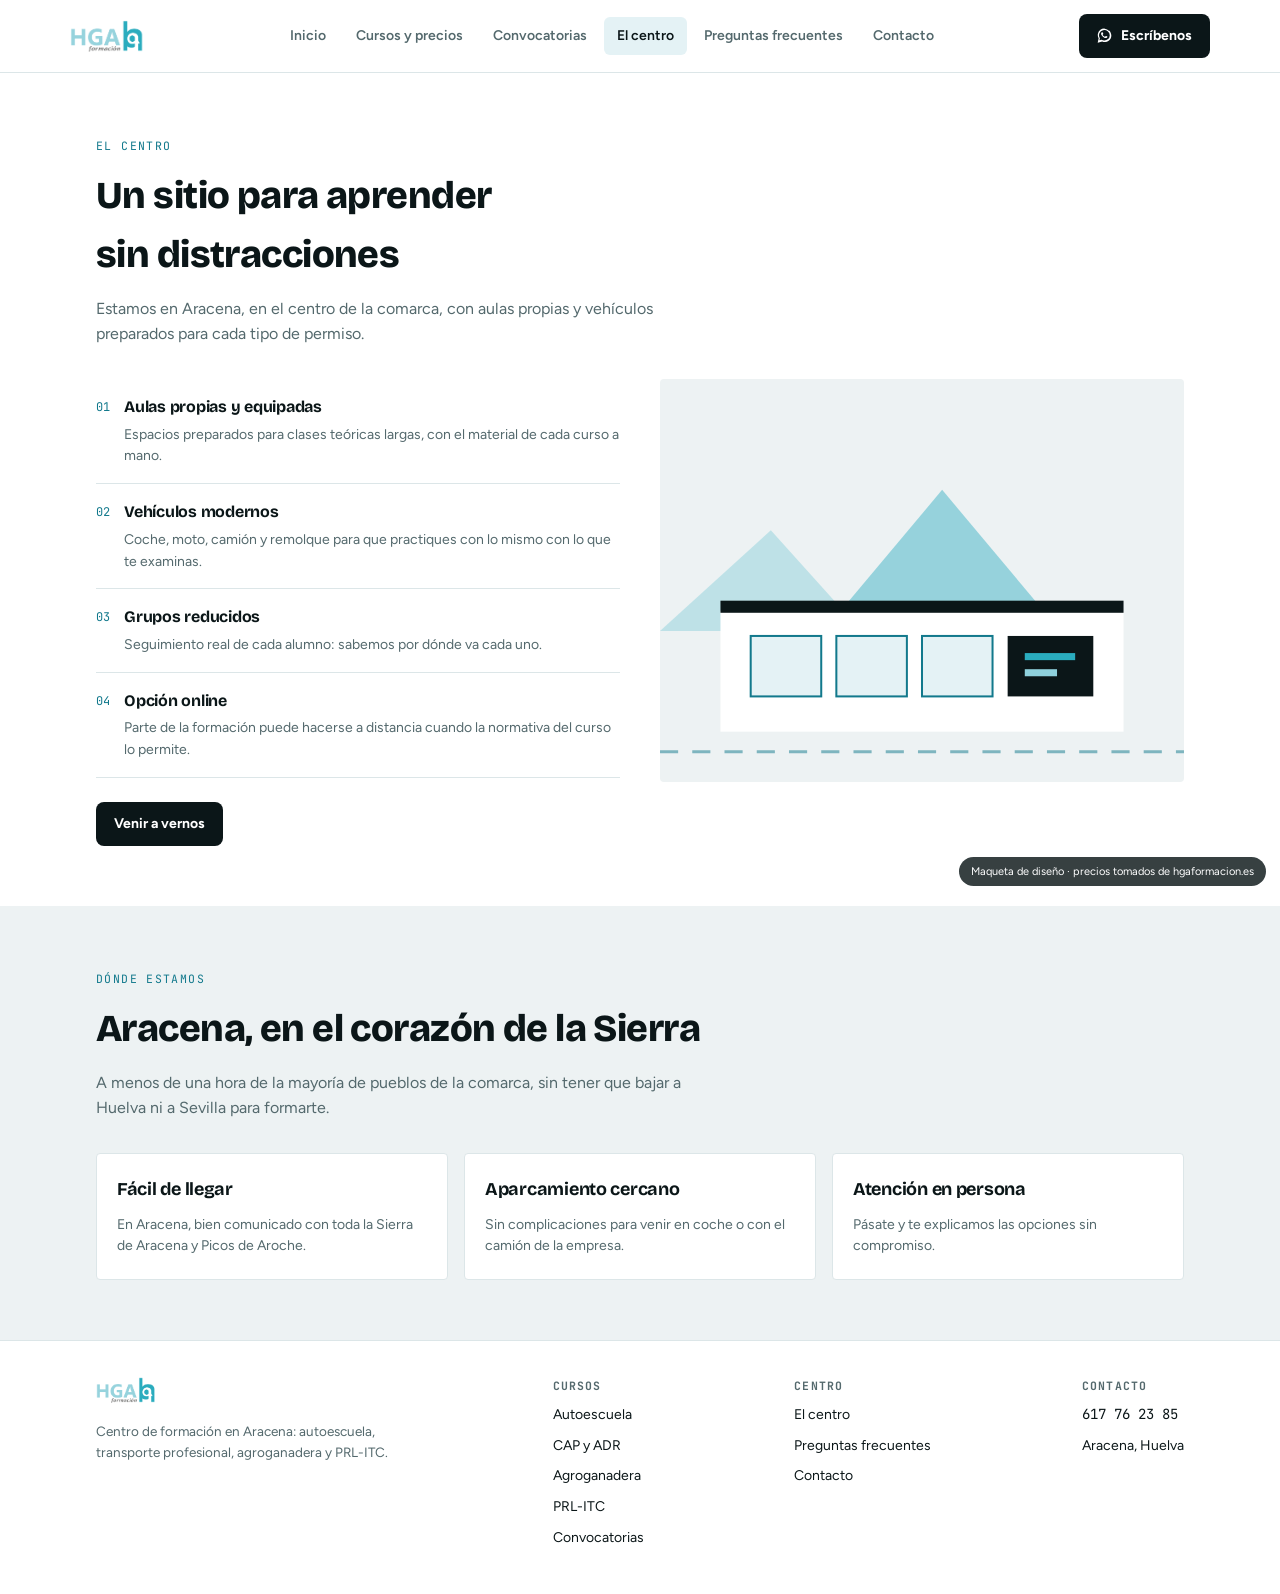
<file: el-centro.html>
<!doctype html>
<html lang="es">
<head>
<meta charset="utf-8">
<meta name="viewport" content="width=device-width, initial-scale=1">
<title>El centro — HGA Formación</title>
<meta name="description" content="Nuestras instalaciones en Aracena: aulas propias, vehículos modernos y grupos reducidos.">
<link rel="stylesheet" href="assets/style.css">
<link rel="icon" href="assets/favicon.ico" sizes="any">
<link rel="icon" href="assets/favicon-32x32.png" type="image/png" sizes="32x32">
<link rel="icon" href="assets/favicon-16x16.png" type="image/png" sizes="16x16">
<link rel="apple-touch-icon" href="assets/apple-touch-icon.png">
</head>
<body>

<div class="flag">Maqueta de diseño<span class="long"> · precios tomados de hgaformacion.es</span></div>

<nav class="nav">
  <div class="wrap nav-inner">
    <a href="index.html"><img src="assets/logo.png" alt="HGA Formación"></a>
    <div class="nav-links" id="navLinks">
      <a href="index.html" data-nav="inicio">Inicio</a>
      <a href="cursos.html" data-nav="cursos">Cursos y precios</a>
      <a href="convocatorias.html" data-nav="convocatorias">Convocatorias</a>
      <a href="el-centro.html" data-nav="centro" class="active">El centro</a>
      <a href="preguntas-frecuentes.html" data-nav="faq">Preguntas frecuentes</a>
      <a href="contacto.html" data-nav="contacto">Contacto</a>
    </div>
    <div class="nav-actions">
      <a class="btn btn-dark" href="https://wa.me/34617762385?text=Hola%2C%20estaba%20viendo%20la%20web%20de%20HGA%20Formaci%C3%B3n%20y%20necesito%20m%C3%A1s%20informaci%C3%B3n." target="_blank" rel="noopener"><svg width="16" height="16" viewBox="5 5 24 24" fill="none"><path d="M22.9 9.1a9.6 9.6 0 0 0-15.4 11.3L6 27l6.8-1.8a9.6 9.6 0 0 0 13.7-8.6c0-2.6-1-5-2.6-7.5Zm-6.9 14.7a8 8 0 0 1-4.1-1.1l-.3-.2-3 .8.8-2.9-.2-.3a8 8 0 1 1 14.9-4 8 8 0 0 1-8.1 7.7Zm4.4-6c-.2-.1-1.4-.7-1.7-.8-.2-.1-.4-.1-.6.1-.2.2-.6.8-.8 1-.1.2-.3.2-.5.1-.2-.1-1-.4-1.9-1.2-.7-.6-1.2-1.4-1.3-1.6-.1-.2 0-.4.1-.5l.4-.4.3-.4c.1-.1.1-.3 0-.4-.1-.1-.6-1.4-.8-1.9-.2-.5-.4-.4-.6-.4h-.5c-.2 0-.4.1-.6.3-.2.2-.8.8-.8 1.9 0 1.1.8 2.2.9 2.4.1.2 1.6 2.5 4 3.5.6.2 1 .4 1.3.5.6.2 1.1.1 1.5-.1.5-.2 1.4-.6 1.6-1.1.2-.5.2-1 .1-1.1-.1-.1-.2-.1-.4-.2Z" fill="#fff"/></svg>Escríbenos</a>
      <button class="nav-toggle" id="navToggle" aria-label="Abrir menú" aria-expanded="false" aria-controls="navLinks">
        <span></span><span></span><span></span>
      </button>
    </div>
  </div>
</nav>

<main>
<section>
    <div class="wrap">
      <div class="head">
        <span class="label">El centro</span>
        <h2>Un sitio para aprender sin distracciones</h2>
        <p>Estamos en Aracena, en el centro de la comarca, con aulas propias y vehículos preparados para cada tipo de permiso.</p>
      </div>
      <div class="grid-2">
        <div>
          <div class="feature"><span class="k">01</span><div><h4>Aulas propias y equipadas</h4><p>Espacios preparados para clases teóricas largas, con el material de cada curso a mano.</p></div></div>
          <div class="feature"><span class="k">02</span><div><h4>Vehículos modernos</h4><p>Coche, moto, camión y remolque para que practiques con lo mismo con lo que te examinas.</p></div></div>
          <div class="feature"><span class="k">03</span><div><h4>Grupos reducidos</h4><p>Seguimiento real de cada alumno: sabemos por dónde va cada uno.</p></div></div>
          <div class="feature"><span class="k">04</span><div><h4>Opción online</h4><p>Parte de la formación puede hacerse a distancia cuando la normativa del curso lo permite.</p></div></div>
          <div style="margin-top:24px;"><a class="btn btn-dark" href="contacto.html">Venir a vernos</a></div>
        </div>
        <div>
          <svg class="art" viewBox="0 0 520 400" xmlns="http://www.w3.org/2000/svg">
            <rect width="520" height="400" fill="var(--mist)"/>
            <path d="M0 250 L110 150 L200 250 Z" fill="var(--teal-light)" opacity=".5"/>
            <path d="M150 265 L280 110 L410 265 Z" fill="var(--teal-bright)" opacity=".45"/>
            <rect x="60" y="230" width="400" height="120" fill="var(--paper)"/>
            <rect x="60" y="220" width="400" height="12" fill="var(--dark-panel)"/>
            <rect x="90" y="255" width="70" height="60" fill="var(--teal-soft)" stroke="var(--teal)" stroke-width="2"/>
            <rect x="175" y="255" width="70" height="60" fill="var(--teal-soft)" stroke="var(--teal)" stroke-width="2"/>
            <rect x="260" y="255" width="70" height="60" fill="var(--teal-soft)" stroke="var(--teal)" stroke-width="2"/>
            <rect x="345" y="255" width="85" height="60" fill="var(--dark-panel)"/>
            <rect x="362" y="272" width="50" height="7" fill="var(--teal-bright)"/>
            <rect x="362" y="288" width="32" height="7" fill="var(--teal-light)"/>
            <path d="M0 370 H520" stroke="var(--teal)" stroke-width="3" stroke-dasharray="18 14" opacity=".5"/>
          </svg>
        </div>
      </div>
    </div>
  </section>

  <section class="mist">
    <div class="wrap">
      <div class="head"><span class="label">Dónde estamos</span><h2>Aracena, en el corazón de la Sierra</h2><p>A menos de una hora de la mayoría de pueblos de la comarca, sin tener que bajar a Huelva ni a Sevilla para formarte.</p></div>
      <div class="grid-3">
        <div class="tile"><h3>Fácil de llegar</h3><p>En Aracena, bien comunicado con toda la Sierra de Aracena y Picos de Aroche.</p></div>
        <div class="tile"><h3>Aparcamiento cercano</h3><p>Sin complicaciones para venir en coche o con el camión de la empresa.</p></div>
        <div class="tile"><h3>Atención en persona</h3><p>Pásate y te explicamos las opciones sin compromiso.</p></div>
      </div>
    </div>
  </section>
</main>

<footer>
  <div class="wrap foot">
    <div>
      <img src="assets/logo.png" alt="HGA Formación">
      <p>Centro de formación en Aracena: autoescuela, transporte profesional, agroganadera y PRL-ITC.</p>
    </div>
    <div>
      <h4>Cursos</h4>
      <a href="cursos.html">Autoescuela</a>
      <a href="cursos.html">CAP y ADR</a>
      <a href="cursos.html">Agroganadera</a>
      <a href="cursos.html">PRL-ITC</a>
      <a href="convocatorias.html">Convocatorias</a>
    </div>
    <div>
      <h4>Centro</h4>
      <a href="el-centro.html">El centro</a>
      <a href="preguntas-frecuentes.html">Preguntas frecuentes</a>
      <a href="contacto.html">Contacto</a>
    </div>
    <div>
      <h4>Contacto</h4>
      <a href="contacto.html" class="num">617 76 23 85</a>
      <a href="contacto.html">Aracena, Huelva</a>
    </div>
  </div>
</footer>

<script>
(function(){
  var toggle = document.getElementById('navToggle');
  var links = document.getElementById('navLinks');
  if(!toggle || !links) return;
  function close(){
    links.classList.remove('is-open');
    toggle.classList.remove('is-active');
    toggle.setAttribute('aria-expanded','false');
  }
  toggle.addEventListener('click', function(e){
    e.stopPropagation();
    var open = links.classList.toggle('is-open');
    toggle.classList.toggle('is-active', open);
    toggle.setAttribute('aria-expanded', open ? 'true' : 'false');
  });
  links.querySelectorAll('a').forEach(function(a){ a.addEventListener('click', close); });
  document.addEventListener('click', function(e){
    if(!links.contains(e.target) && !toggle.contains(e.target)) close();
  });
})();
</script>
</body>
</html>
</file>
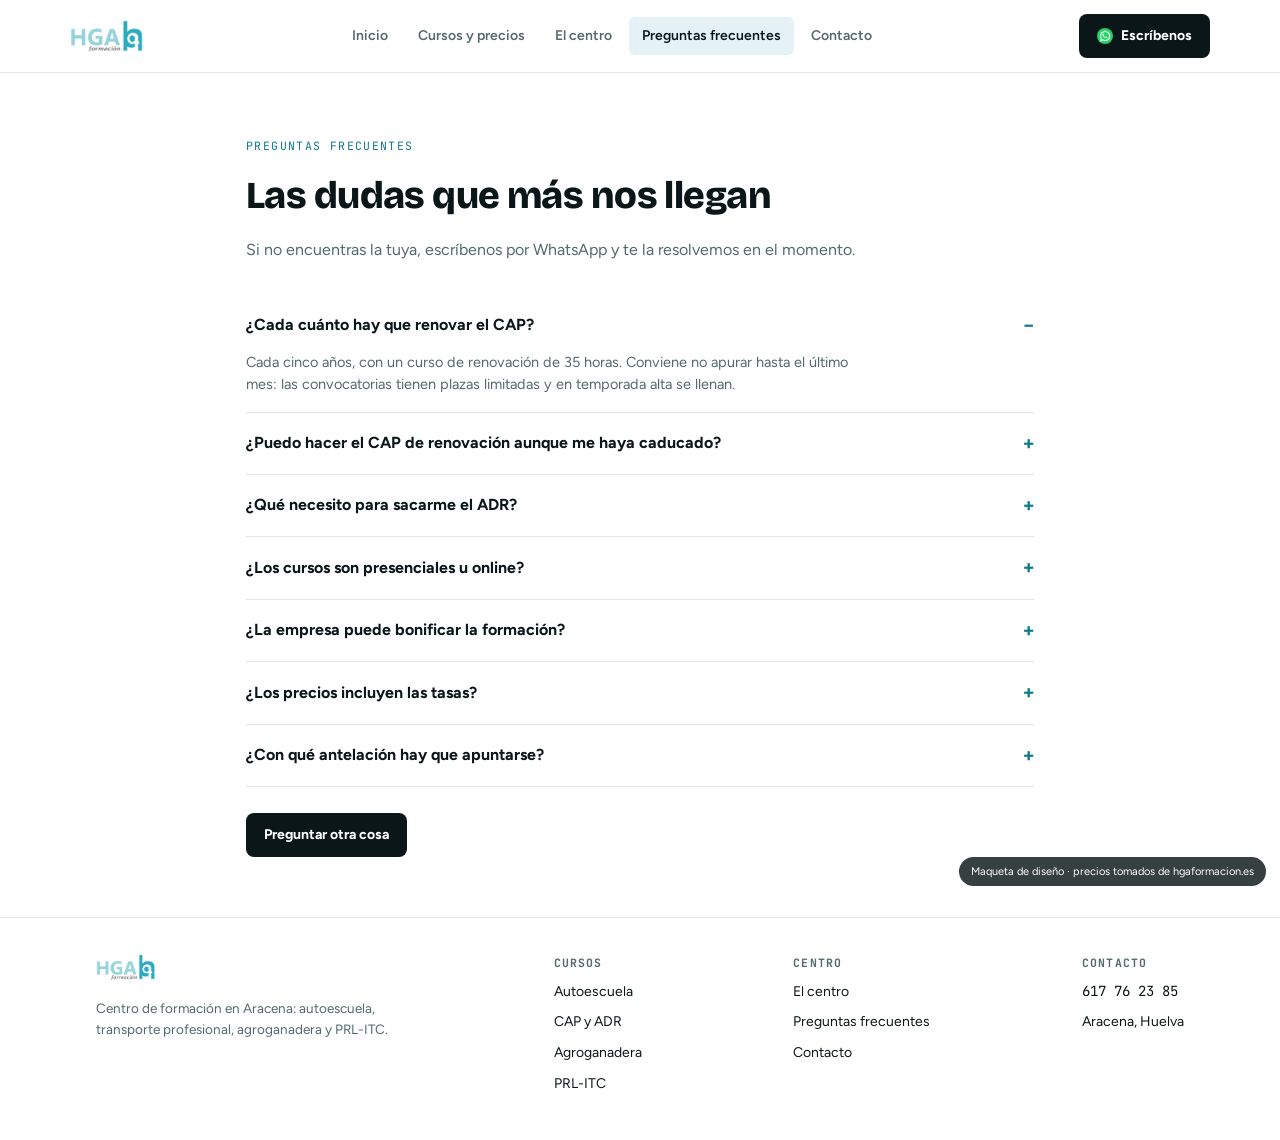
<file: preguntas-frecuentes.html>
<!doctype html>
<html lang="es">
<head>
<meta charset="utf-8">
<meta name="viewport" content="width=device-width, initial-scale=1">
<title>Preguntas frecuentes — HGA Formación</title>
<meta name="description" content="Dudas habituales sobre la renovación del CAP, el ADR, las tasas y la formación bonificada.">
<link rel="stylesheet" href="assets/style.css">
<link rel="icon" href="assets/favicon.ico" sizes="any">
<link rel="icon" href="assets/favicon-32x32.png" type="image/png" sizes="32x32">
<link rel="icon" href="assets/favicon-16x16.png" type="image/png" sizes="16x16">
<link rel="apple-touch-icon" href="assets/apple-touch-icon.png">
</head>
<body>

<div class="flag">Maqueta de diseño<span class="long"> · precios tomados de hgaformacion.es</span></div>

<nav class="nav">
  <div class="wrap nav-inner">
    <a href="index.html"><img src="assets/logo.png" alt="HGA Formación"></a>
    <div class="nav-links" id="navLinks">
      <a href="index.html" data-nav="inicio">Inicio</a>
      <a href="cursos.html" data-nav="cursos">Cursos y precios</a>
      <a href="el-centro.html" data-nav="centro">El centro</a>
      <a href="preguntas-frecuentes.html" data-nav="faq" class="active">Preguntas frecuentes</a>
      <a href="contacto.html" data-nav="contacto">Contacto</a>
    </div>
    <div class="nav-actions">
      <a class="btn btn-dark btn-wa" href="https://wa.me/34617762385?text=Hola%2C%20estaba%20viendo%20la%20web%20de%20HGA%20Formaci%C3%B3n%20y%20necesito%20m%C3%A1s%20informaci%C3%B3n." target="_blank" rel="noopener"><svg width="16" height="16" viewBox="0 0 32 32" fill="none"><circle cx="16" cy="16" r="16" fill="#25D366"/><path d="M22.9 9.1a9.6 9.6 0 0 0-15.4 11.3L6 27l6.8-1.8a9.6 9.6 0 0 0 13.7-8.6c0-2.6-1-5-2.6-7.5Zm-6.9 14.7a8 8 0 0 1-4.1-1.1l-.3-.2-3 .8.8-2.9-.2-.3a8 8 0 1 1 14.9-4 8 8 0 0 1-8.1 7.7Zm4.4-6c-.2-.1-1.4-.7-1.7-.8-.2-.1-.4-.1-.6.1-.2.2-.6.8-.8 1-.1.2-.3.2-.5.1-.2-.1-1-.4-1.9-1.2-.7-.6-1.2-1.4-1.3-1.6-.1-.2 0-.4.1-.5l.4-.4.3-.4c.1-.1.1-.3 0-.4-.1-.1-.6-1.4-.8-1.9-.2-.5-.4-.4-.6-.4h-.5c-.2 0-.4.1-.6.3-.2.2-.8.8-.8 1.9 0 1.1.8 2.2.9 2.4.1.2 1.6 2.5 4 3.5.6.2 1 .4 1.3.5.6.2 1.1.1 1.5-.1.5-.2 1.4-.6 1.6-1.1.2-.5.2-1 .1-1.1-.1-.1-.2-.1-.4-.2Z" fill="#fff"/></svg>Escríbenos</a>
      <button class="nav-toggle" id="navToggle" aria-label="Abrir menú" aria-expanded="false" aria-controls="navLinks">
        <span></span><span></span><span></span>
      </button>
    </div>
  </div>
</nav>

<main>
<section>
    <div class="wrap" style="max-width:840px;">
      <div class="head">
        <span class="label">Preguntas frecuentes</span>
        <h2>Las dudas que más nos llegan</h2>
        <p>Si no encuentras la tuya, escríbenos por WhatsApp y te la resolvemos en el momento.</p>
      </div>
      <details open>
        <summary>¿Cada cuánto hay que renovar el CAP?</summary>
        <p>Cada cinco años, con un curso de renovación de 35 horas. Conviene no apurar hasta el último mes: las convocatorias tienen plazas limitadas y en temporada alta se llenan.</p>
      </details>
      <details>
        <summary>¿Puedo hacer el CAP de renovación aunque me haya caducado?</summary>
        <p>Sí. El curso de renovación es el mismo, pero mientras esté caducado no puedes conducir profesionalmente. Escríbenos con tu fecha de caducidad y te buscamos la convocatoria más cercana.</p>
      </details>
      <details>
        <summary>¿Qué necesito para sacarme el ADR?</summary>
        <p>Tener el permiso de conducir en vigor y superar el curso y el examen oficial. El ADR básico se puede ampliar con las especialidades de cisternas y explosivos. Consúltanos tu caso concreto.</p>
      </details>
      <details>
        <summary>¿Los cursos son presenciales u online?</summary>
        <p>Depende del curso: la normativa de algunos exige presencialidad completa, y en otros parte de la formación puede hacerse a distancia. Te lo confirmamos antes de matricularte.</p>
      </details>
      <details>
        <summary>¿La empresa puede bonificar la formación?</summary>
        <p>En la mayoría de los cursos sí, a través de los créditos de formación de FUNDAE. Nos encargamos de la gestión para que a la empresa le suponga el menor trabajo posible.</p>
      </details>
      <details>
        <summary>¿Los precios incluyen las tasas?</summary>
        <p>No. Los precios de autoescuela corresponden a la formación del centro; las tasas oficiales de Tráfico y el reconocimiento médico se abonan aparte.</p>
      </details>
      <details>
        <summary>¿Con qué antelación hay que apuntarse?</summary>
        <p>Para permisos, cuanto antes empieces antes te examinas. Para CAP, ADR y cursos agroganaderos, lo ideal es avisarnos con unas semanas para reservar plaza en la convocatoria.</p>
      </details>
      <div style="margin-top:26px;"><a class="btn btn-dark" href="contacto.html">Preguntar otra cosa</a></div>
    </div>
  </section>
</main>

<footer>
  <div class="wrap foot">
    <div>
      <img src="assets/logo.png" alt="HGA Formación">
      <p>Centro de formación en Aracena: autoescuela, transporte profesional, agroganadera y PRL-ITC.</p>
    </div>
    <div>
      <h4>Cursos</h4>
      <a href="cursos.html">Autoescuela</a>
      <a href="cursos.html">CAP y ADR</a>
      <a href="cursos.html">Agroganadera</a>
      <a href="cursos.html">PRL-ITC</a>
    </div>
    <div>
      <h4>Centro</h4>
      <a href="el-centro.html">El centro</a>
      <a href="preguntas-frecuentes.html">Preguntas frecuentes</a>
      <a href="contacto.html">Contacto</a>
    </div>
    <div>
      <h4>Contacto</h4>
      <a href="contacto.html" class="num">617 76 23 85</a>
      <a href="contacto.html">Aracena, Huelva</a>
    </div>
  </div>
</footer>

<script>
(function(){
  var toggle = document.getElementById('navToggle');
  var links = document.getElementById('navLinks');
  if(!toggle || !links) return;
  function close(){
    links.classList.remove('is-open');
    toggle.classList.remove('is-active');
    toggle.setAttribute('aria-expanded','false');
  }
  toggle.addEventListener('click', function(e){
    e.stopPropagation();
    var open = links.classList.toggle('is-open');
    toggle.classList.toggle('is-active', open);
    toggle.setAttribute('aria-expanded', open ? 'true' : 'false');
  });
  links.querySelectorAll('a').forEach(function(a){ a.addEventListener('click', close); });
  document.addEventListener('click', function(e){
    if(!links.contains(e.target) && !toggle.contains(e.target)) close();
  });
})();
</script>
</body>
</html>
</file>
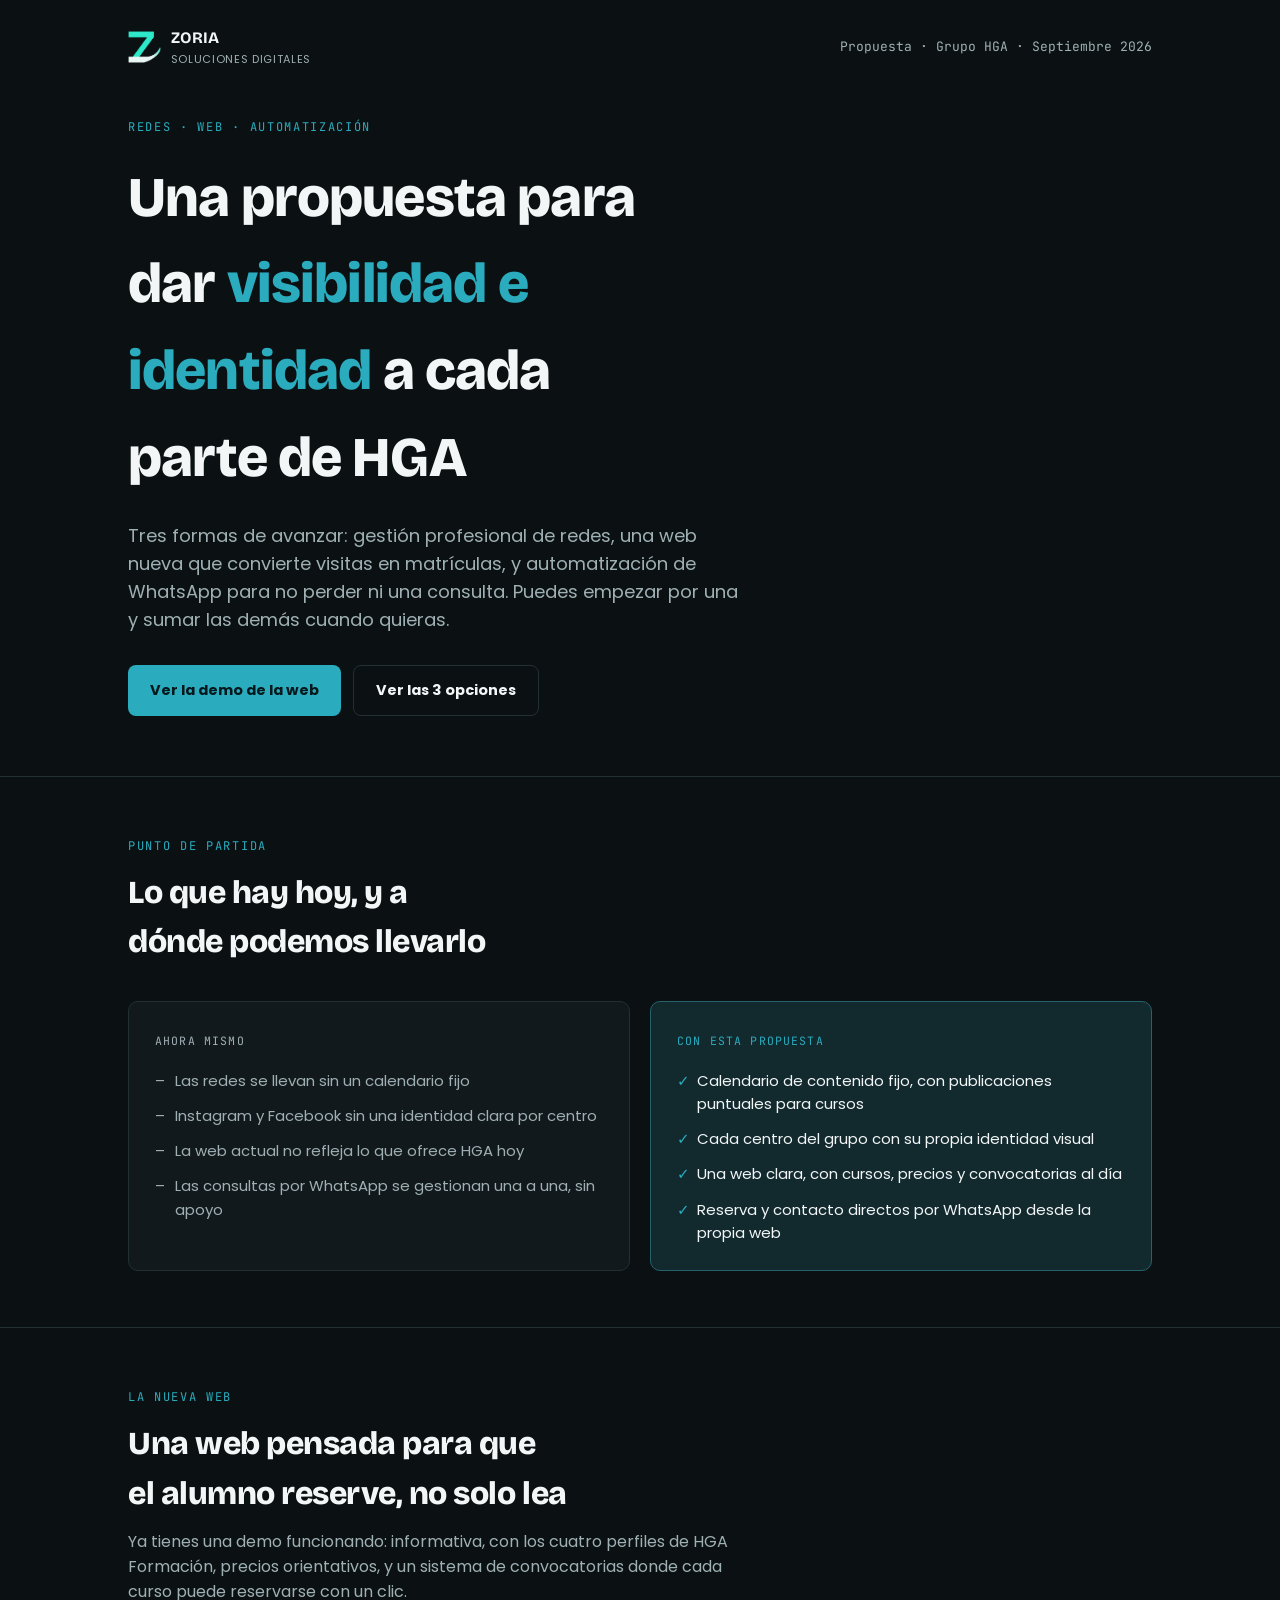
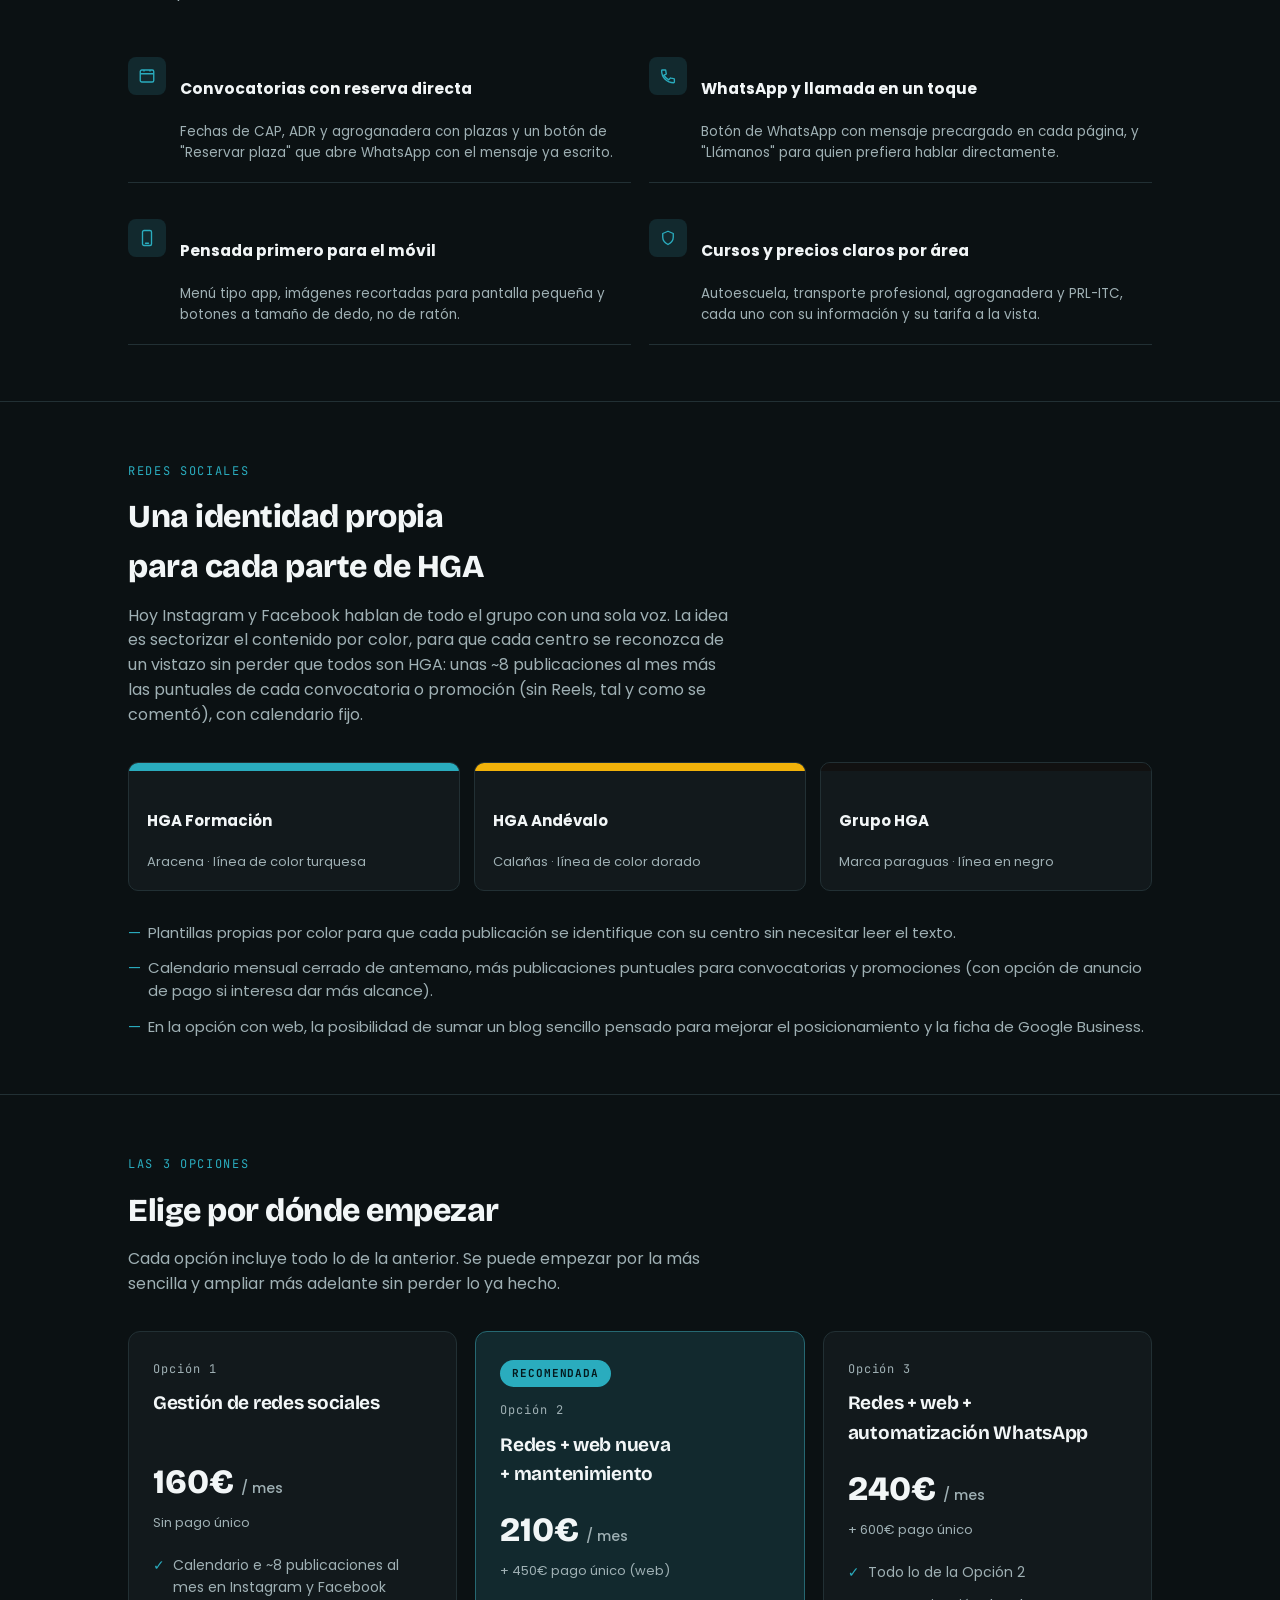
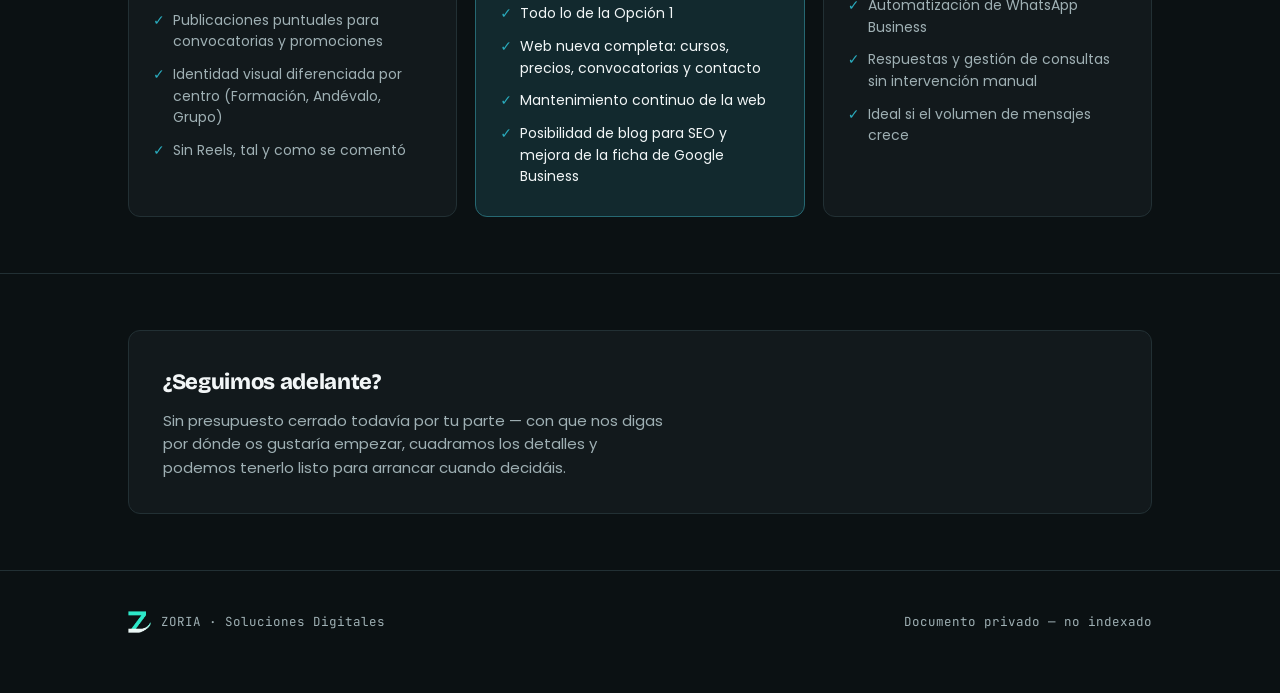
<file: propuesta.html>
<!doctype html>
<html lang="es">
<head>
<meta charset="utf-8">
<meta name="viewport" content="width=device-width, initial-scale=1">
<title>Propuesta HGA — ZORIA Soluciones Digitales</title>
<meta name="description" content="Propuesta de redes sociales, web y automatización para el Grupo HGA.">
<meta name="robots" content="noindex, nofollow">
<link rel="icon" href="assets/favicon.ico" sizes="any">
<style>
@import url('https://fonts.googleapis.com/css2?family=Bricolage+Grotesque:opsz,wght@12..96,600;12..96,700;12..96,800&family=Poppins:wght@400;500;600;700&family=JetBrains+Mono:wght@500;600;700&display=swap');

:root{
  --paper:#0B1113; --panel:#12191C; --panel-2:#171F22;
  --ink:#F2F6F7; --ink-soft:#9FB0B4; --line:#223034;
  --accent:#2AACBE; --accent-soft:#12292E; --accent-2:#EAF4F5;
  --gold:#F2B20A; --gold-soft:#2b2410;
}
*{box-sizing:border-box;}
html{-webkit-print-color-adjust:exact; print-color-adjust:exact;}
body{margin:0; background:var(--paper); color:var(--ink); font-family:'Poppins',system-ui,sans-serif; line-height:1.55; -webkit-font-smoothing:antialiased;}
h1,h2,h3{font-family:'Bricolage Grotesque',sans-serif; margin:0; letter-spacing:-.015em; text-wrap:balance;}
p{margin:0;}
a{color:inherit;}
.wrap{max-width:1080px; margin:0 auto; padding:0 28px;}
.mono{font-family:'JetBrains Mono',monospace;}
.label{font-family:'JetBrains Mono',monospace; font-size:12px; letter-spacing:.14em; text-transform:uppercase; color:var(--accent);}

/* top bar */
.topbar{display:flex; align-items:center; justify-content:space-between; padding:26px 0;}
.zwordmark{display:flex; align-items:center; gap:10px;}
.zmark{width:30px; height:30px; border-radius:7px; background:var(--accent); color:#04191D; font-family:'Bricolage Grotesque',sans-serif; font-weight:800; font-size:18px; display:flex; align-items:center; justify-content:center;}
.zwordmark .name{font-family:'Bricolage Grotesque',sans-serif; font-weight:700; font-size:16px;}
.zwordmark .sub{font-size:11px; color:var(--ink-soft); letter-spacing:.06em;}
.topbar .doc{font-size:13px; color:var(--ink-soft);}

/* hero */
.hero{padding:70px 0 60px;}
.hero h1{font-size:clamp(34px,5vw,56px); font-weight:800; max-width:16ch;}
.hero h1 em{font-style:normal; color:var(--accent);}
.hero .sub{margin-top:20px; font-size:18px; color:var(--ink-soft); max-width:56ch;}
.hero .ctas{margin-top:32px; display:flex; gap:12px; flex-wrap:wrap;}
.btn{display:inline-flex; align-items:center; gap:8px; font-weight:700; font-size:14.5px; padding:13px 22px; border-radius:8px; text-decoration:none; border:none; cursor:pointer; font-family:'Poppins',sans-serif;}
.btn-accent{background:var(--accent); color:#04191D;}
.btn-line{border:1.5px solid var(--line); color:var(--ink);}

section{padding:56px 0; border-top:1px solid var(--line);}
.head{max-width:60ch; margin-bottom:34px;}
.head h2{font-size:clamp(24px,3.2vw,32px); font-weight:800; margin-top:10px;}
.head p{margin-top:12px; color:var(--ink-soft); font-size:16px;}

/* diagnostico */
.diag-grid{display:grid; grid-template-columns:1fr 1fr; gap:20px;}
.diag-card{border:1px solid var(--line); border-radius:10px; padding:26px;}
.diag-card.now{background:var(--panel);}
.diag-card.next{background:var(--accent-soft); border-color:color-mix(in srgb, var(--accent) 40%, var(--line));}
.diag-card .tag{font-family:'JetBrains Mono',monospace; font-size:11.5px; letter-spacing:.1em; text-transform:uppercase; color:var(--ink-soft);}
.diag-card.next .tag{color:var(--accent);}
.diag-card ul{margin:16px 0 0; padding:0; list-style:none; display:flex; flex-direction:column; gap:12px;}
.diag-card li{font-size:15px; padding-left:20px; position:relative; color:var(--ink-soft);}
.diag-card.next li{color:var(--ink);}
.diag-card li::before{content:"–"; position:absolute; left:0; color:var(--ink-soft);}
.diag-card.next li::before{content:"✓"; color:var(--accent);}

/* web feature list */
.feat-grid{display:grid; grid-template-columns:1fr 1fr; gap:18px; margin-top:0;}
.feat{display:flex; gap:14px; padding:18px 0; border-bottom:1px solid var(--line);}
.feat .ico{flex:none; width:38px; height:38px; border-radius:8px; background:var(--accent-soft); color:var(--accent); display:flex; align-items:center; justify-content:center;}
.feat h4{font-size:15.5px; font-weight:700;}
.feat p{font-size:13.5px; color:var(--ink-soft); margin-top:4px;}

/* social */
.swatches{display:flex; gap:14px; margin-top:28px; flex-wrap:wrap;}
.swatch{flex:1; min-width:200px; border:1px solid var(--line); border-radius:10px; overflow:hidden; background:var(--panel);}
.swatch .bar{height:8px;}
.swatch .body{padding:18px;}
.swatch h4{font-size:15px; font-weight:700;}
.swatch p{font-size:13px; color:var(--ink-soft); margin-top:6px;}
.social-points{margin-top:30px; display:flex; flex-direction:column; gap:12px;}
.social-points p{font-size:15px; color:var(--ink-soft); padding-left:20px; position:relative;}
.social-points p::before{content:"—"; position:absolute; left:0; color:var(--accent);}

/* pricing */
.plans{display:flex; gap:18px; align-items:stretch; flex-wrap:wrap;}
.plan{flex:1 1 0; min-width:0; border:1px solid var(--line); border-radius:12px; padding:28px 24px; background:var(--panel); display:flex; flex-direction:column;}
.plan.rec{background:var(--accent-soft); border-color:color-mix(in srgb, var(--accent) 45%, var(--line));}
.plan .rec-tag{display:inline-block; align-self:flex-start; background:var(--accent); color:#04191D; font-family:'JetBrains Mono',monospace; font-size:11px; font-weight:700; letter-spacing:.08em; text-transform:uppercase; padding:5px 12px; border-radius:100px; margin-bottom:14px;}
.plan .num{font-family:'JetBrains Mono',monospace; font-size:12px; color:var(--ink-soft); letter-spacing:.08em;}
.plan h3{font-size:19px; font-weight:700; margin-top:10px; min-height:52px;}
.plan .price{margin-top:16px; font-family:'Bricolage Grotesque',sans-serif; font-size:34px; font-weight:800;}
.plan .price span{font-size:14px; font-weight:500; color:var(--ink-soft); font-family:'Poppins',sans-serif;}
.plan .setup{font-size:13px; color:var(--ink-soft); margin-top:4px;}
.plan ul{list-style:none; padding:0; margin:22px 0 0; display:flex; flex-direction:column; gap:11px; flex:1;}
.plan li{font-size:14px; padding-left:20px; position:relative; color:var(--ink-soft);}
.plan li::before{content:"✓"; position:absolute; left:0; color:var(--accent);}
.plan.rec li{color:var(--ink);}

/* next steps */
.next-grid{background:var(--panel); border:1px solid var(--line); border-radius:12px; padding:34px;}
.next-grid h3{font-size:22px; font-weight:800; max-width:28ch;}
.next-grid p{margin-top:10px; color:var(--ink-soft); font-size:15px; max-width:56ch;}

footer{padding:40px 0 60px; border-top:1px solid var(--line);}
.foot-row{display:flex; justify-content:space-between; align-items:center; flex-wrap:wrap; gap:14px;}
.foot-row .mono{font-size:12.5px; color:var(--ink-soft);}

@media screen and (max-width:820px){
  .diag-grid, .feat-grid{grid-template-columns:1fr;}
  .plan{flex-basis:100%;}
}
.print-only-link{display:none;}
@media print{
  .print-only-link{display:inline-block;}
  body{ zoom:0.88; line-height:1.42; }
  .plan, .diag-card, .swatch, .feat{ break-inside:avoid; }
  #pg-web{ break-before:page; }
  .pg-opciones{ break-before:page; }
  .hero{ padding-top:2px; padding-bottom:22px; }
  section{ padding:15px 0; border-top:none; }
  section:first-of-type{ border-top:1px solid var(--line); }
  .head{ margin-bottom:13px; }
  .head p{ margin-top:8px; font-size:15px; }
  footer{ padding:18px 0 24px; }
  .plans{ gap:18px; }
  .plan{ padding:28px 23px; }
  .plan h3{ font-size:19px; min-height:auto; margin-top:4px; }
  .plan .price{ margin-top:16px; font-size:31px; }
  .plan .price span{ font-size:13.5px; }
  .plan ul{ margin-top:20px; gap:11px; }
  .plan li{ font-size:14px; padding-left:19px; }
  .next-grid{ padding:34px; }
  .next-grid h3{ font-size:22px; }
  .next-grid p{ font-size:15px; margin-top:10px; }
  .diag-grid{ grid-template-columns:1fr 1fr; gap:14px; }
  .diag-card{ padding:19px; }
  .diag-card ul{ margin-top:12px; gap:9px; }
  .diag-card li{ font-size:13.5px; }
  .feat-grid{ grid-template-columns:1fr 1fr; gap:0 20px; }
  .feat{ padding:9px 0; }
  .feat p{ font-size:12.5px; }
  .swatch .body{ padding:11px; }
  .swatch h4{ font-size:14px; }
  .swatch p{ font-size:12px; }
  .swatches{ margin-top:10px; }
  .social-points{ margin-top:10px; gap:6px; }
  .social-points p{ font-size:13.5px; }
}
</style>
</head>
<body>

<div class="wrap">
  <div class="topbar">
    <div class="zwordmark">
      <img src="assets/zoria-logo.png" alt="ZORIA" style="height:32px; width:auto; display:block;">
      <div><div class="name">ZORIA</div><div class="sub">SOLUCIONES DIGITALES</div></div>
    </div>
    <div style="text-align:right;">
      <div class="doc mono">Propuesta · Grupo HGA · Septiembre 2026</div>
      <a class="doc mono print-only-link" href="https://hga-formacion-web.vercel.app/propuesta.html" target="_blank" rel="noopener" style="color:var(--accent); text-decoration:none; margin-top:4px;">Ver propuesta online →</a>
    </div>
  </div>
</div>

<section class="hero" style="border-top:none; padding-top:20px;">
  <div class="wrap">
    <span class="label">Redes · Web · Automatización</span>
    <h1 style="margin-top:16px;">Una propuesta para dar <em>visibilidad e identidad</em> a cada parte de HGA</h1>
    <p class="sub">Tres formas de avanzar: gestión profesional de redes, una web nueva que convierte visitas en matrículas, y automatización de WhatsApp para no perder ni una consulta. Puedes empezar por una y sumar las demás cuando quieras.</p>
    <div class="ctas">
      <a class="btn btn-accent" href="https://hga-formacion-web.vercel.app/index.html" target="_blank" rel="noopener">Ver la demo de la web</a>
      <a class="btn btn-line" href="#opciones">Ver las 3 opciones</a>
    </div>
  </div>
</section>

<section>
  <div class="wrap">
    <div class="head">
      <span class="label">Punto de partida</span>
      <h2>Lo que hay hoy, y a dónde podemos llevarlo</h2>
    </div>
    <div class="diag-grid">
      <div class="diag-card now">
        <span class="tag">Ahora mismo</span>
        <ul>
          <li>Las redes se llevan sin un calendario fijo</li>
          <li>Instagram y Facebook sin una identidad clara por centro</li>
          <li>La web actual no refleja lo que ofrece HGA hoy</li>
          <li>Las consultas por WhatsApp se gestionan una a una, sin apoyo</li>
        </ul>
      </div>
      <div class="diag-card next">
        <span class="tag">Con esta propuesta</span>
        <ul>
          <li>Calendario de contenido fijo, con publicaciones puntuales para cursos</li>
          <li>Cada centro del grupo con su propia identidad visual</li>
          <li>Una web clara, con cursos, precios y convocatorias al día</li>
          <li>Reserva y contacto directos por WhatsApp desde la propia web</li>
        </ul>
      </div>
    </div>
  </div>
</section>

<section id="pg-web">
  <div class="wrap">
    <div class="head">
      <span class="label">La nueva web</span>
      <h2>Una web pensada para que el alumno reserve, no solo lea</h2>
      <p>Ya tienes una demo funcionando: informativa, con los cuatro perfiles de HGA Formación, precios orientativos, y un sistema de convocatorias donde cada curso puede reservarse con un clic.</p>
    </div>
    <div class="feat-grid">
      <div class="feat">
        <div class="ico"><svg width="18" height="18" viewBox="0 0 24 24" fill="none"><rect x="3" y="4" width="18" height="16" rx="2" stroke="currentColor" stroke-width="1.8"/><path d="M3 9h18M8 4v2M16 4v2" stroke="currentColor" stroke-width="1.8"/></svg></div>
        <div><h4>Convocatorias con reserva directa</h4><p>Fechas de CAP, ADR y agroganadera con plazas y un botón de "Reservar plaza" que abre WhatsApp con el mensaje ya escrito.</p></div>
      </div>
      <div class="feat">
        <div class="ico"><svg width="18" height="18" viewBox="0 0 24 24" fill="none"><path d="M6.6 10.8c1.4 2.7 3.6 4.9 6.3 6.3l2.1-2.1c.3-.3.7-.4 1-.2 1.1.4 2.3.6 3.5.6.6 0 1 .4 1 1V20c0 .6-.4 1-1 1-9 0-16-7-16-16 0-.6.4-1 1-1h3.6c.6 0 1 .4 1 1 0 1.2.2 2.4.6 3.5.1.3 0 .7-.2 1L6.6 10.8Z" stroke="currentColor" stroke-width="1.8" stroke-linejoin="round"/></svg></div>
        <div><h4>WhatsApp y llamada en un toque</h4><p>Botón de WhatsApp con mensaje precargado en cada página, y "Llámanos" para quien prefiera hablar directamente.</p></div>
      </div>
      <div class="feat">
        <div class="ico"><svg width="18" height="18" viewBox="0 0 24 24" fill="none"><rect x="6" y="2" width="12" height="20" rx="2" stroke="currentColor" stroke-width="1.8"/><path d="M10 19h4" stroke="currentColor" stroke-width="1.8" stroke-linecap="round"/></svg></div>
        <div><h4>Pensada primero para el móvil</h4><p>Menú tipo app, imágenes recortadas para pantalla pequeña y botones a tamaño de dedo, no de ratón.</p></div>
      </div>
      <div class="feat">
        <div class="ico"><svg width="18" height="18" viewBox="0 0 24 24" fill="none"><path d="M12 3l7 3v5c0 5-3.2 7.6-7 9.7C8.2 18.6 5 16 5 11V6l7-3z" stroke="currentColor" stroke-width="1.8" stroke-linejoin="round"/></svg></div>
        <div><h4>Cursos y precios claros por área</h4><p>Autoescuela, transporte profesional, agroganadera y PRL-ITC, cada uno con su información y su tarifa a la vista.</p></div>
      </div>
    </div>
  </div>
</section>

<section>
  <div class="wrap">
    <div class="head">
      <span class="label">Redes sociales</span>
      <h2>Una identidad propia para cada parte de HGA</h2>
      <p>Hoy Instagram y Facebook hablan de todo el grupo con una sola voz. La idea es sectorizar el contenido por color, para que cada centro se reconozca de un vistazo sin perder que todos son HGA: unas ~8 publicaciones al mes más las puntuales de cada convocatoria o promoción (sin Reels, tal y como se comentó), con calendario fijo.</p>
    </div>
    <div class="swatches">
      <div class="swatch">
        <div class="bar" style="background:#2AACBE;"></div>
        <div class="body"><h4>HGA Formación</h4><p>Aracena · línea de color turquesa</p></div>
      </div>
      <div class="swatch">
        <div class="bar" style="background:#F2B20A;"></div>
        <div class="body"><h4>HGA Andévalo</h4><p>Calañas · línea de color dorado</p></div>
      </div>
      <div class="swatch">
        <div class="bar" style="background:#111111;"></div>
        <div class="body"><h4>Grupo HGA</h4><p>Marca paraguas · línea en negro</p></div>
      </div>
    </div>
    <div class="social-points">
      <p>Plantillas propias por color para que cada publicación se identifique con su centro sin necesitar leer el texto.</p>
      <p>Calendario mensual cerrado de antemano, más publicaciones puntuales para convocatorias y promociones (con opción de anuncio de pago si interesa dar más alcance).</p>
      <p>En la opción con web, la posibilidad de sumar un blog sencillo pensado para mejorar el posicionamiento y la ficha de Google Business.</p>
    </div>
  </div>
</section>

<section id="opciones" class="pg-opciones">
  <div class="wrap">
    <div class="head">
      <span class="label">Las 3 opciones</span>
      <h2>Elige por dónde empezar</h2>
      <p>Cada opción incluye todo lo de la anterior. Se puede empezar por la más sencilla y ampliar más adelante sin perder lo ya hecho.</p>
    </div>
    <div class="plans">
      <div class="plan">
        <span class="num">Opción 1</span>
        <h3>Gestión de redes sociales</h3>
        <div class="price">160€ <span>/ mes</span></div>
        <div class="setup">Sin pago único</div>
        <ul>
          <li>Calendario e ~8 publicaciones al mes en Instagram y Facebook</li>
          <li>Publicaciones puntuales para convocatorias y promociones</li>
          <li>Identidad visual diferenciada por centro (Formación, Andévalo, Grupo)</li>
          <li>Sin Reels, tal y como se comentó</li>
        </ul>
      </div>
      <div class="plan rec">
        <span class="rec-tag">Recomendada</span>
        <span class="num">Opción 2</span>
        <h3>Redes + web nueva + mantenimiento</h3>
        <div class="price">210€ <span>/ mes</span></div>
        <div class="setup">+ 450€ pago único (web)</div>
        <ul>
          <li>Todo lo de la Opción 1</li>
          <li>Web nueva completa: cursos, precios, convocatorias y contacto</li>
          <li>Mantenimiento continuo de la web</li>
          <li>Posibilidad de blog para SEO y mejora de la ficha de Google Business</li>
        </ul>
      </div>
      <div class="plan">
        <span class="num">Opción 3</span>
        <h3>Redes + web + automatización WhatsApp</h3>
        <div class="price">240€ <span>/ mes</span></div>
        <div class="setup">+ 600€ pago único</div>
        <ul>
          <li>Todo lo de la Opción 2</li>
          <li>Automatización de WhatsApp Business</li>
          <li>Respuestas y gestión de consultas sin intervención manual</li>
          <li>Ideal si el volumen de mensajes crece</li>
        </ul>
      </div>
    </div>
  </div>
</section>

<section>
  <div class="wrap">
    <div class="next-grid">
      <h3>¿Seguimos adelante?</h3>
      <p>Sin presupuesto cerrado todavía por tu parte — con que nos digas por dónde os gustaría empezar, cuadramos los detalles y podemos tenerlo listo para arrancar cuando decidáis.</p>
    </div>
  </div>
</section>

<footer>
  <div class="wrap foot-row">
    <div class="zwordmark">
      <img src="assets/zoria-logo.png" alt="ZORIA" style="height:22px; width:auto; display:block;">
      <div class="mono">ZORIA · Soluciones Digitales</div>
    </div>
    <div class="mono">Documento privado — no indexado</div>
  </div>
</footer>

</body>
</html>
</file>
<file: assets/style.css>
@import url('https://fonts.googleapis.com/css2?family=Bricolage+Grotesque:opsz,wght@12..96,600;12..96,700;12..96,800&family=Figtree:wght@400;500;600;700&family=JetBrains+Mono:wght@500;600&display=swap');

  :root{
    --paper:#FFFFFF;
    --mist:#EDF2F3;
    --ink:#0B1618;
    --ink-soft:#54696D;
    --teal:#12798C;
    --teal-bright:#2AACBE;
    --teal-light:#8FD1DC;
    --teal-soft:#E4F2F5;
    --line:#DCE6E8;
    --on-dark:#EAF4F5;
    --on-dark-soft:#9FC4CA;
    --dark-panel:#0B1618;
    --dark-panel-2:#122A2F;
  }
  @media (prefers-color-scheme: dark){
    :root:not([data-theme="light"]){
      --paper:#0A1517;
      --mist:#101F22;
      --ink:#E9F3F4;
      --ink-soft:#95AEB2;
      --teal:#3FB0C3;
      --teal-bright:#5CC8D8;
      --teal-light:#2F707B;
      --teal-soft:#12292E;
      --line:#1E3438;
      --on-dark:#EAF4F5;
      --on-dark-soft:#9FC4CA;
      --dark-panel:#06100F;
      --dark-panel-2:#0F2226;
    }
  }
  :root[data-theme="dark"]{
    --paper:#0A1517;
    --mist:#101F22;
    --ink:#E9F3F4;
    --ink-soft:#95AEB2;
    --teal:#3FB0C3;
    --teal-bright:#5CC8D8;
    --teal-light:#2F707B;
    --teal-soft:#12292E;
    --line:#1E3438;
    --on-dark:#EAF4F5;
    --on-dark-soft:#9FC4CA;
    --dark-panel:#06100F;
    --dark-panel-2:#0F2226;
  }

  *{box-sizing:border-box;}
  body{margin:0; background:var(--paper); color:var(--ink); font-family:'Figtree', system-ui, sans-serif; -webkit-font-smoothing:antialiased; line-height:1.55;}
  h1,h2,h3,h4{font-family:'Bricolage Grotesque', system-ui, sans-serif; margin:0; text-wrap:balance; letter-spacing:-.015em;}
  p{margin:0;}
  a{color:inherit; text-decoration:none;}
  .num{font-family:'JetBrains Mono', monospace; font-variant-numeric:tabular-nums;}
  .wrap{max-width:1140px; margin:0 auto; padding:0 26px;}
  .label{font-family:'JetBrains Mono', monospace; font-size:11.5px; letter-spacing:.12em; text-transform:uppercase; color:var(--teal);}

  /* ---------- nav ---------- */
  .nav{position:sticky; top:0; z-index:40; background:color-mix(in srgb, var(--paper) 92%, transparent); backdrop-filter:blur(10px); border-bottom:1px solid var(--line);}
  .nav-inner{display:flex; align-items:center; justify-content:space-between; gap:18px; padding:14px 0;}
  .nav img{height:32px; width:auto; display:block;}
  .nav-links{display:flex; gap:4px; overflow-x:auto; scrollbar-width:none;}
  .nav-links::-webkit-scrollbar{display:none;}
  .nav-links a{font-size:14px; font-weight:600; color:var(--ink-soft); padding:8px 13px; border-radius:6px; white-space:nowrap;}
  .nav-links a:hover{background:var(--mist); color:var(--ink);}
  .nav-links a.active{color:var(--ink); background:var(--teal-soft);}
  .btn{display:inline-flex; align-items:center; gap:8px; font-weight:700; font-size:14px; padding:11px 18px; border-radius:8px; white-space:nowrap; border:none; cursor:pointer; font-family:'Figtree',sans-serif;}
  .btn-dark{background:var(--ink); color:var(--paper);}
  .btn-teal{background:var(--teal-bright); color:#04191D;}
  .btn-line{border:1.5px solid var(--line); color:var(--ink);}
  .btn-light{background:var(--on-dark); color:#04191D;}
  .nav-actions{display:flex; align-items:center; gap:10px;}
  .nav-toggle{display:none; flex-direction:column; justify-content:center; align-items:stretch; gap:5px; width:34px; height:34px; background:none; border:none; cursor:pointer; padding:0; flex:none;}
  .nav-toggle span{display:block; width:100%; height:2px; background:var(--ink); border-radius:2px; transition:transform .2s ease, opacity .2s ease;}
  .nav-toggle.is-active span:nth-child(1){transform:translateY(7px) rotate(45deg);}
  .nav-toggle.is-active span:nth-child(2){opacity:0;}
  .nav-toggle.is-active span:nth-child(3){transform:translateY(-7px) rotate(-45deg);}


  /* ---------- hero ---------- */
  .hero{background:var(--dark-panel); color:var(--on-dark); padding:64px 0 0; position:relative; overflow:hidden;}
  .hero::before{content:""; position:absolute; inset:0; background-image:linear-gradient(100deg, var(--dark-panel) 34%, color-mix(in srgb, var(--dark-panel) 62%, transparent) 58%, color-mix(in srgb, var(--dark-panel) 18%, transparent) 100%), url('hero-coche.jpg'); background-size:cover; background-position:center 38%; z-index:0;}
  .hero > .wrap{position:relative; z-index:1;}
  .hero .eyebrow{color:var(--teal-bright); font-family:'JetBrains Mono',monospace; font-size:11.5px; letter-spacing:.12em; text-transform:uppercase;}
  .hero h1{font-size:clamp(38px,6.2vw,68px); font-weight:800; line-height:1.02; margin-top:16px; max-width:15ch; color:var(--on-dark);}
  .hero h1 em{font-style:normal; color:var(--teal-bright);}
  .hero .sub{margin-top:20px; font-size:17px; color:var(--on-dark-soft); max-width:52ch;}
  .hero .ctas{margin-top:30px; display:flex; gap:12px; flex-wrap:wrap;}
  .route{margin-top:56px; padding-bottom:34px;}
  .route-line{position:relative; height:2px; background:linear-gradient(90deg, transparent, var(--teal-light) 12%, var(--teal-light) 88%, transparent);}
  .route-stops{display:grid; grid-template-columns:repeat(4,1fr); margin-top:-7px;}
  .route-stop{text-align:left; padding-right:14px;}
  .route-stop .dot{width:12px; height:12px; border-radius:50%; background:var(--teal-bright); border:3px solid var(--dark-panel); margin-bottom:12px;}
  .route-stop h4{font-size:14.5px; color:var(--on-dark); font-weight:700;}
  .route-stop p{font-size:12.5px; color:var(--on-dark-soft); margin-top:3px;}

  /* ---------- sections ---------- */
  section{padding:60px 0;}
  section.mist{background:var(--mist);}
  .head{max-width:62ch; margin-bottom:32px;}
  .head h2{font-size:clamp(26px,3.6vw,38px); font-weight:800; margin-top:10px;}
  .head p{margin-top:12px; color:var(--ink-soft); font-size:16px;}

  .grid-4{display:grid; grid-template-columns:repeat(4,1fr); gap:14px;}
  .grid-3{display:grid; grid-template-columns:repeat(3,1fr); gap:16px;}
  .grid-2{display:grid; grid-template-columns:1fr 1fr; gap:40px; align-items:start;}

  .tile{background:var(--paper); border:1px solid var(--line); border-radius:4px; padding:22px 20px; display:flex; flex-direction:column; gap:10px; transition:border-color .15s;}
  .tile:hover{border-color:var(--teal-bright);}
  .tile .ico{color:var(--teal); }
  .tile h3{font-size:18px; font-weight:700;}
  .tile p{font-size:14px; color:var(--ink-soft); flex:1;}
  .tile .from{font-family:'JetBrains Mono',monospace; font-size:13px; color:var(--ink); font-weight:600; border-top:1px solid var(--line); padding-top:12px;}
  .tile .from span{color:var(--ink-soft); font-weight:500;}

  /* ---------- price tables ---------- */
  .price-block{margin-bottom:44px;}
  .price-head{display:flex; align-items:baseline; justify-content:space-between; gap:16px; border-bottom:2px solid var(--ink); padding-bottom:10px; margin-bottom:4px; flex-wrap:wrap;}
  .price-head h3{font-size:22px; font-weight:800;}
  .price-head span{font-size:13px; color:var(--ink-soft);}
  .price-row{display:flex; align-items:baseline; justify-content:space-between; gap:16px; padding:14px 2px; border-bottom:1px solid var(--line);}
  .price-row .name{font-size:15px; font-weight:600;}
  .price-row .desc{font-size:13px; color:var(--ink-soft); margin-top:2px; max-width:60ch;}
  .price-row .val{font-family:'JetBrains Mono',monospace; font-size:16px; font-weight:600; color:var(--teal); white-space:nowrap;}
  .note{margin-top:14px; font-size:13px; color:var(--ink-soft);}

  /* ---------- centro / lists ---------- */
  .feature{display:flex; gap:14px; padding:16px 0; border-bottom:1px solid var(--line);}
  .feature:last-child{border-bottom:none;}
  .feature .k{font-family:'JetBrains Mono',monospace; font-size:12px; color:var(--teal); padding-top:3px;}
  .feature h4{font-size:16px; font-weight:700;}
  .feature p{font-size:14px; color:var(--ink-soft); margin-top:4px;}
  .art{width:100%; height:auto; display:block; border-radius:4px;}

  /* ---------- faq ---------- */
  details{border-bottom:1px solid var(--line); padding:16px 0;}
  summary{cursor:pointer; font-weight:700; font-size:16px; list-style:none; display:flex; justify-content:space-between; gap:14px; align-items:center;}
  summary::-webkit-details-marker{display:none;}
  summary::after{content:"+"; font-family:'JetBrains Mono',monospace; color:var(--teal); font-size:19px;}
  details[open] summary::after{content:"–";}
  details p{margin-top:10px; font-size:14.5px; color:var(--ink-soft); max-width:70ch;}

  /* ---------- contact ---------- */
  .contact-grid{display:grid; grid-template-columns:1fr 1fr; gap:36px;}
  .field{display:flex; flex-direction:column; gap:6px; margin-bottom:14px;}
  .field label{font-size:13px; font-weight:600; color:var(--ink-soft);}
  .field input, .field select, .field textarea{
    font-family:'Figtree',sans-serif; font-size:15px; padding:11px 13px; border:1px solid var(--line);
    border-radius:6px; background:var(--paper); color:var(--ink);
  }
  .field input:focus, .field select:focus, .field textarea:focus{outline:2px solid var(--teal-bright); outline-offset:1px; border-color:transparent;}
  .info-card{background:var(--dark-panel); color:var(--on-dark); border-radius:4px; padding:28px 26px;}
  .info-card h3{color:var(--on-dark); font-size:20px; font-weight:700;}
  .info-item{margin-top:20px;}
  .info-item .k{font-family:'JetBrains Mono',monospace; font-size:11px; letter-spacing:.1em; text-transform:uppercase; color:var(--teal-bright);}
  .info-item p{margin-top:5px; font-size:15.5px; color:var(--on-dark);}
  .info-item p.small{font-size:13.5px; color:var(--on-dark-soft);}

  /* ---------- convocatorias ---------- */
  .convo-banner{background:var(--teal-soft); border-bottom:1px solid var(--line);}
  .convo-banner-inner{display:flex; align-items:center; justify-content:space-between; gap:16px; padding:14px 0; flex-wrap:wrap;}
  .convo-banner-text{display:flex; align-items:baseline; gap:10px; flex-wrap:wrap; font-size:14px;}
  .convo-banner-text .k{font-family:'JetBrains Mono',monospace; font-size:11px; letter-spacing:.08em; text-transform:uppercase; color:var(--teal);}
  .convo-banner-text strong{font-weight:700;}
  .convo-banner-text .muted{color:var(--ink-soft);}

  .convo-list{display:flex; flex-direction:column; gap:14px;}
  .convo-card{display:flex; align-items:center; gap:22px; padding:20px; border:1px solid var(--line); border-radius:8px; background:var(--paper); flex-wrap:wrap;}
  .convo-date{flex:none; width:64px; height:64px; border-radius:8px; background:var(--teal-soft); color:var(--teal); display:flex; flex-direction:column; align-items:center; justify-content:center; line-height:1.1;}
  .convo-date .day{font-family:'Bricolage Grotesque',sans-serif; font-size:22px; font-weight:800;}
  .convo-date .month{font-family:'JetBrains Mono',monospace; font-size:11px; letter-spacing:.08em;}
  .convo-date.tbd{background:var(--mist); color:var(--ink-soft); font-size:10.5px; text-align:center; padding:4px; font-weight:600; letter-spacing:.02em;}
  .convo-info{flex:1; min-width:200px;}
  .convo-info .tag{font-family:'JetBrains Mono',monospace; font-size:11px; letter-spacing:.08em; text-transform:uppercase; color:var(--teal);}
  .convo-info h3{font-size:18px; font-weight:700; margin-top:4px;}
  .convo-info p{font-size:13.5px; color:var(--ink-soft); margin-top:4px;}
  .convo-meta{display:flex; flex-direction:column; align-items:flex-end; gap:8px;}
  .convo-meta .seats{font-size:13px; color:var(--ink-soft); white-space:nowrap;}
  @media (max-width:700px){
    .convo-card{flex-direction:column; align-items:flex-start;}
    .convo-meta{align-items:flex-start; width:100%;}
  }

  /* ---------- cta band ---------- */
  .band{background:var(--dark-panel-2); color:var(--on-dark); padding:46px 0;}
  .band-inner{display:flex; justify-content:space-between; align-items:center; gap:24px; flex-wrap:wrap;}
  .band h2{color:var(--on-dark); font-size:clamp(23px,3vw,32px); max-width:20ch;}
  .band p{color:var(--on-dark-soft); margin-top:8px; font-size:15px;}

  /* ---------- footer ---------- */
  footer{border-top:1px solid var(--line); padding:36px 0 46px;}
  .foot{display:flex; justify-content:space-between; gap:26px; flex-wrap:wrap;}
  .foot img{height:26px;}
  .foot p{font-size:13.5px; color:var(--ink-soft); margin-top:10px; max-width:34ch;}
  .foot h4{font-size:11.5px; font-family:'JetBrains Mono',monospace; letter-spacing:.1em; text-transform:uppercase; color:var(--ink-soft);}
  .foot a{display:block; font-size:14px; color:var(--ink); margin-top:9px;}

  .flag{position:fixed; bottom:14px; right:14px; z-index:60; background:var(--ink); color:var(--paper); font-size:11px; padding:6px 12px; border-radius:100px; opacity:.82;}
  .flag .long{display:inline;}
  @media (max-width:700px){ .flag .long{display:none;} }

  @media (max-width:900px){
    .grid-4{grid-template-columns:repeat(2,1fr);}
    .grid-3, .grid-2, .contact-grid{grid-template-columns:1fr;}
    .route-stops{grid-template-columns:repeat(2,1fr); gap:22px 0;}

    .nav-toggle{display:flex;}
    .nav-links{
      display:none;
      position:absolute; left:0; right:0; top:100%;
      flex-direction:column; align-items:stretch; gap:2px;
      background:var(--paper); border-bottom:1px solid var(--line);
      padding:8px 26px 18px;
      box-shadow:0 16px 28px -16px rgba(0,0,0,.3);
    }
    .nav-links.is-open{display:flex;}
    .nav-links a{padding:12px 4px;}

    .hero::before{background-position:80% 40%;}
  }
</file>
